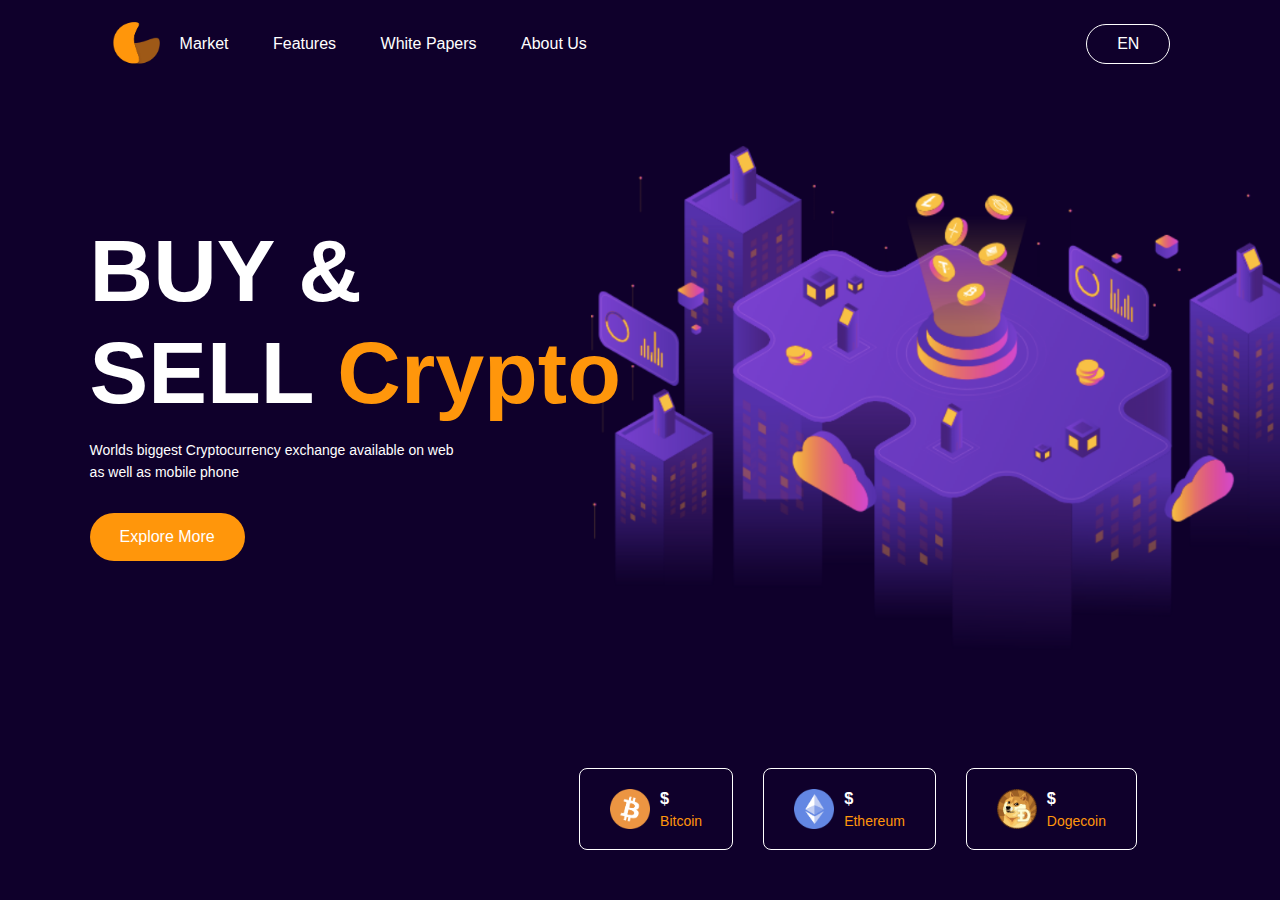
<file: cryptoSite/index.html>
<!DOCTYPE html>
<html lang="en">
<head>
    <meta charset="UTF-8">
    <meta http-equiv="X-UA-Compatible" content="IE=edge">
    <meta name="viewport" content="width=device-width, initial-scale=1.0">
    <title>Document</title>
    <link rel="stylesheet" href="style.css">
    <script src="https://code.jquery.com/jquery-3.6.0.min.js" integrity="sha256-/xUj+3OJU5yExlq6GSYGSHk7tPXikynS7ogEvDej/m4=" crossorigin="anonymous"></script>
</head>
<body>
    <div class="container">
        <nav>
            <img src="images/logo.png" class="logo" alt="">
            <ul>
                <li><a href="#">Market</a></li>
                <li><a href="#">Features</a></li>
                <li><a href="#">White Papers</a></li>
                <li><a href="#">About Us</a></li>
            </ul>
            <a href="#" class="btn">EN</a>
        </nav>


        <div class="content">
            <h1>BUY & <br>SELL <span>Crypto</span></h1>
            <p>Worlds biggest Cryptocurrency exchange available on web
                <br>as well as mobile phone
            </p>
            <a href="" class="btn">Explore More</a>
        </div>
        

        <div class="coin-list">
            <div class="coin">
                <img src="images/bitcoin.png" alt="">
                <div>
                    <h3>$<span id="bitcoin"></span></h3>
                    <p>Bitcoin</p>
                </div>
            </div>
            <div class="coin">
                <img src="images/ethereum.png" alt="">
                <div>
                    <h3>$<span id="ethereum"></span></h3>
                    <p>Ethereum</p>
                </div>
            </div>
            <div class="coin">
                <img src="images/dogecoin.png" alt="">
                <div>
                    <h3>$<span id="dogecoin"></span></h3>
                    <p>Dogecoin</p>
                </div>
            </div>
        </div>
    </div>

    <script src="script.js"></script>
</body>
</html>
</file>
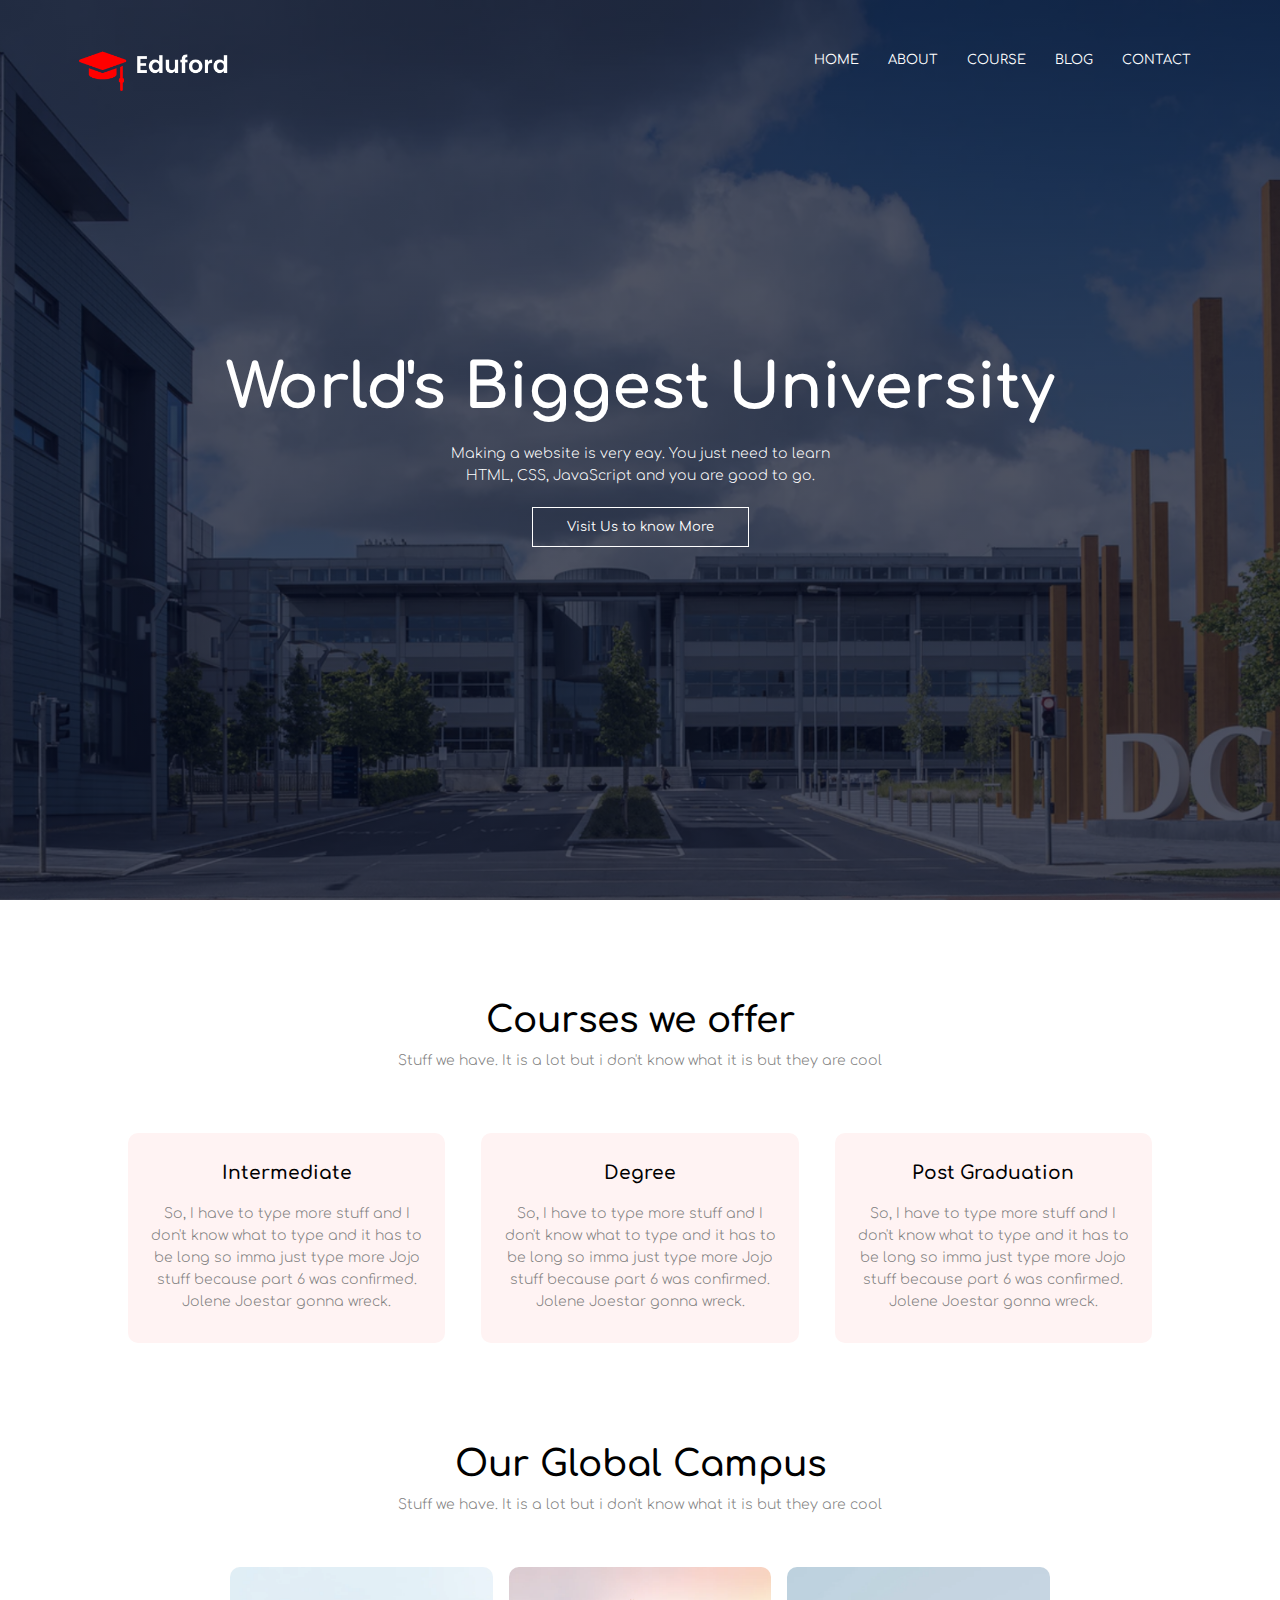
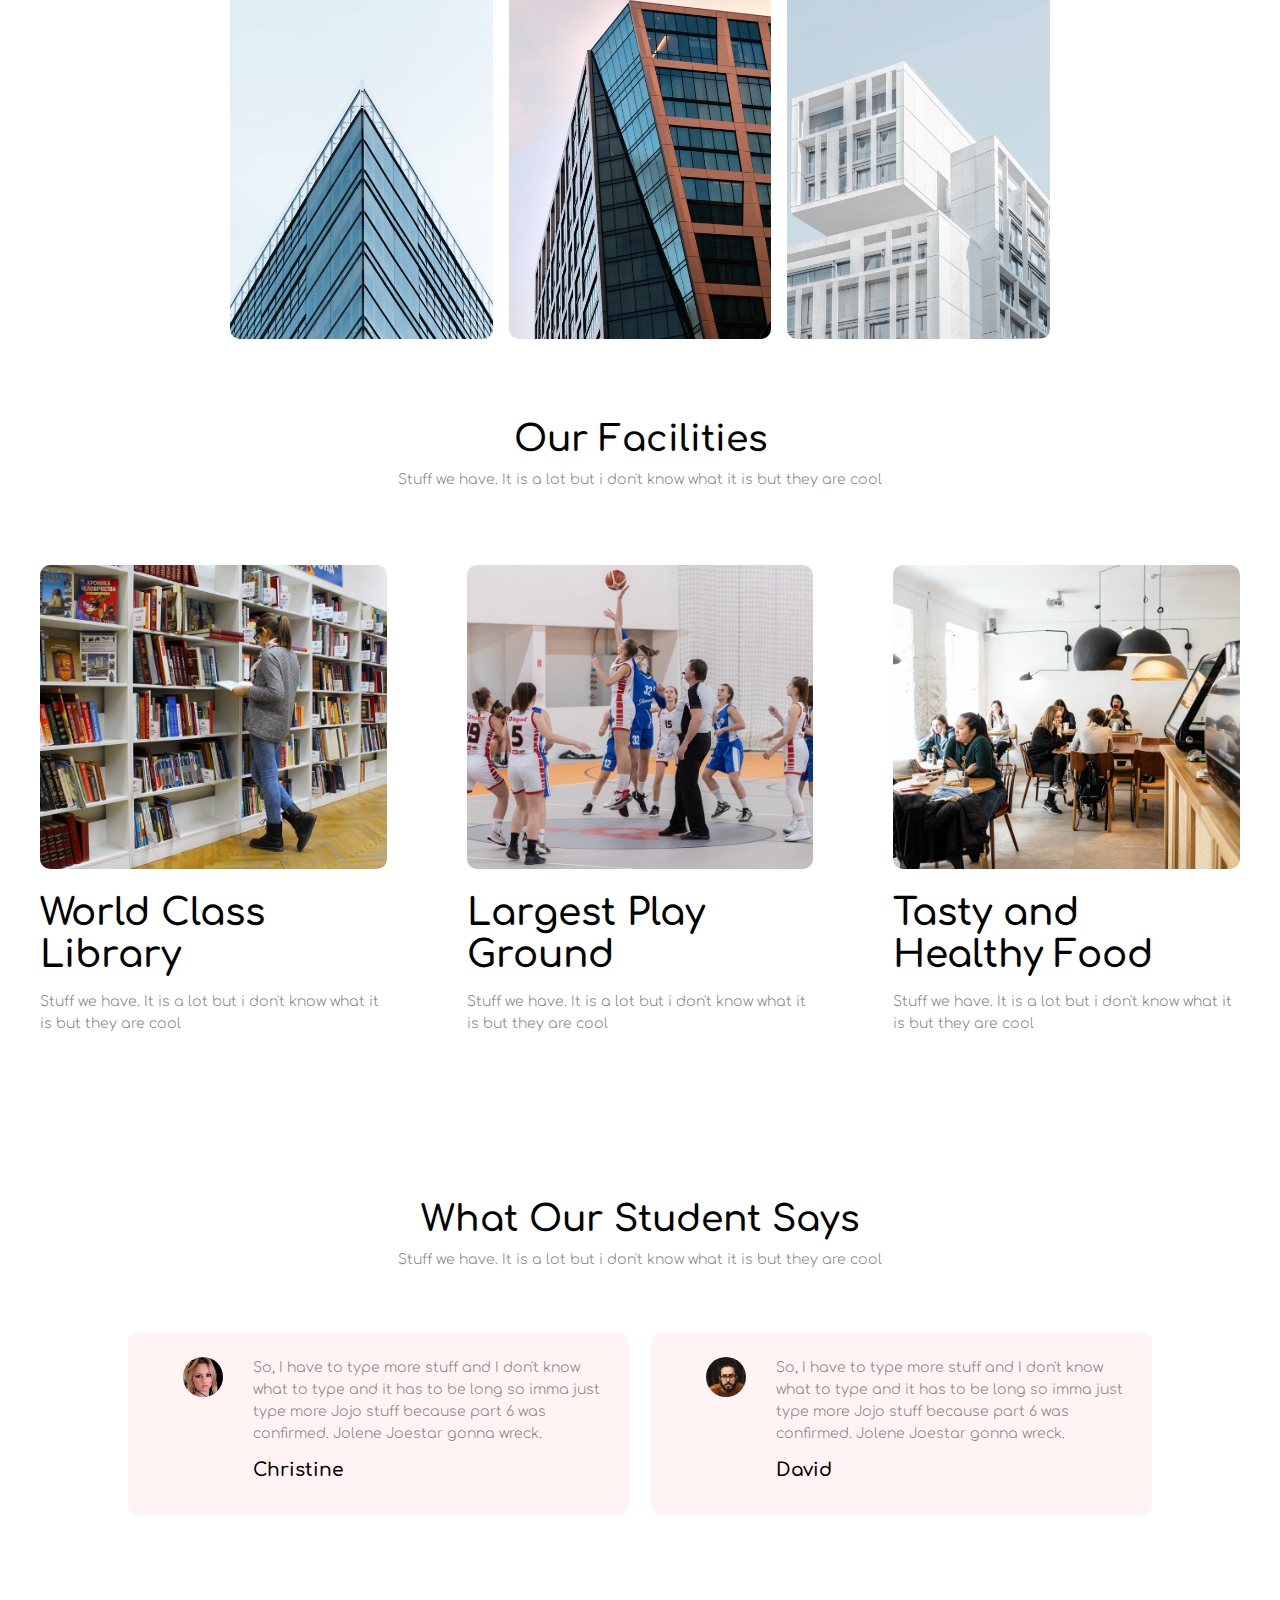
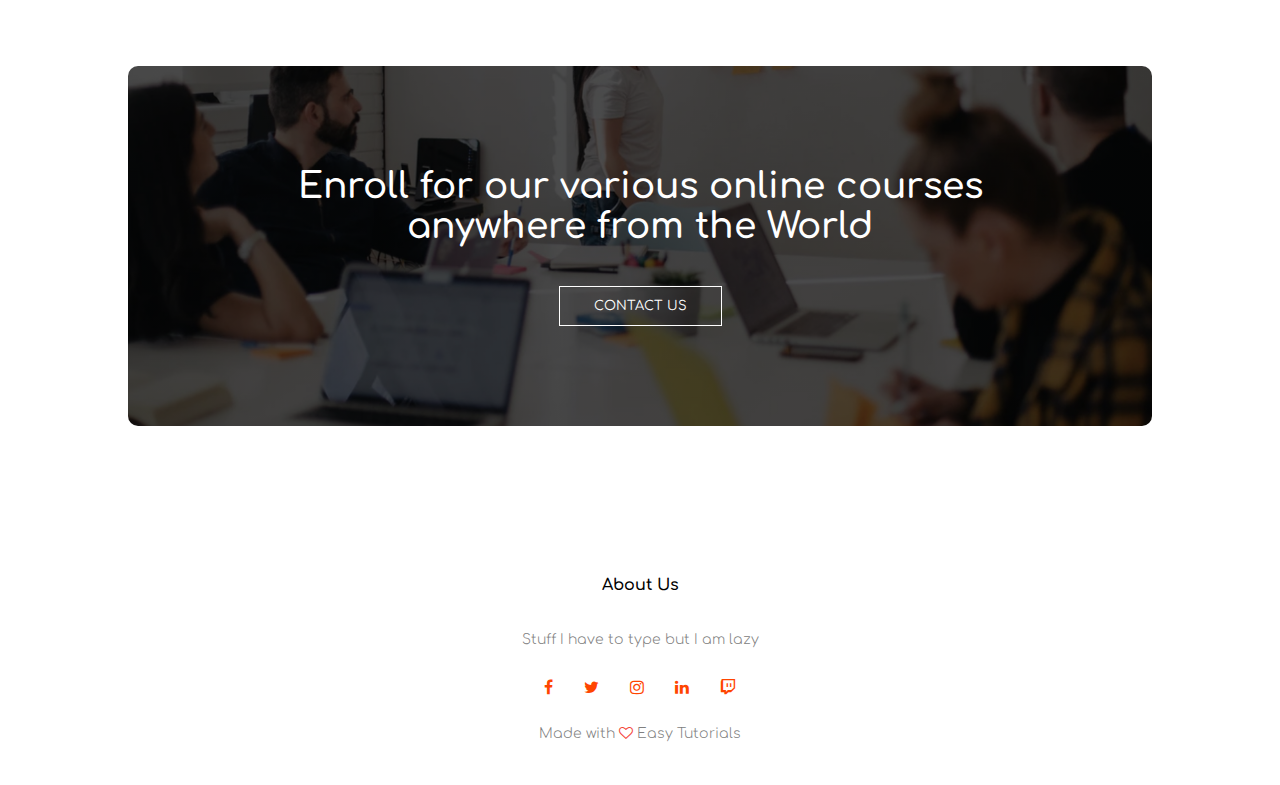
<file: eduford/index.html>
<!DOCTYPE html>
<html lang="en">
<head>
    <meta charset="UTF-8">
    <meta http-equiv="X-UA-Compatible" content="IE=edge">
    <meta name="viewport" content="width=device-width, initial-scale=1.0">
    <title>University Website Design</title>
    <link rel="stylesheet" href="style.css">
    <link rel="preconnect" href="https://fonts.gstatic.com">
<link href="https://fonts.googleapis.com/css2?family=Comfortaa:wght@300;400;600;700&display=swap" rel="stylesheet">
<link rel="stylesheet" href="https://stackpath.bootstrapcdn.com/font-awesome/4.7.0/css/font-awesome.min.css">
</head>
<body>
<section class="header">
    <nav>
        <a href="index.html"><img src="images/logo.png" alt=""></a>
        <div class="nav-links" id="navLinks"> 
            <i class="fa fa-times" onclick="hideMenu()"></i>
            <ul>
                <li><a href="">HOME</a></li>
                <li><a href="">ABOUT</a></li>
                <li><a href="">COURSE</a></li>
                <li><a href="">BLOG</a></li>
                <li><a href="">CONTACT</a></li>
            </ul>
        </div>
        <i class="fa fa-bars" onclick="showMenu()"></i>
    </nav>
<div class="text-box">
    <h1>World's Biggest University</h1>
    <p>Making a website is very eay. You just need to learn 
        <br>HTML, CSS, JavaScript and you are good to go.
    </p>
    <a href="" class="hero-btn">Visit Us to know More</a>
</div>

</section>
<!---------Course---------->
<section class="course">
    <h1>Courses we offer</h1>
    <p>Stuff we have. It is a lot but i don't know what it is but they are cool</p>
    <div class="row">
        <div class="course-col">
            <h3>Intermediate</h3>
            <p>So, I have to type more stuff and I don't know what to type 
                and it has to be long so imma just type more Jojo stuff because 
                part 6 was confirmed. Jolene Joestar gonna wreck.
            </p>
        </div>
        <div class="course-col">
            <h3>Degree</h3>
            <p>So, I have to type more stuff and I don't know what to type 
                and it has to be long so imma just type more Jojo stuff because 
                part 6 was confirmed. Jolene Joestar gonna wreck.
            </p>
        </div>
        <div class="course-col">
            <h3>Post Graduation </h3>
            <p>So, I have to type more stuff and I don't know what to type 
                and it has to be long so imma just type more Jojo stuff because 
                part 6 was confirmed. Jolene Joestar gonna wreck.
            </p>
        </div>
    </div>

<section class="campus">
    <h1>Our Global Campus</h1>
    <p>Stuff we have. It is a lot but i don't know what it is but they are cool</p>
    <div class="row">
        <div class="campus-col">
            <img src="images/london.png" alt="">
            <div class="layer">
                <h3>LONDON</h3>
            </div>
        </div>
        <div class="campus-col">
            <img src="images/newyork.png " alt="">
            <div class="layer">
                <h3>NEW YORK</h3>
            </div>
        </div>
        <div class="campus-col">
            <img src="images/washington.png" alt="">
            <div class="layer">
                <h3>WASHINGTON</h3>
            </div>
        </div>
    </div>
</section>

</section>

<!---------Facilities--------->
<section class="facilities">
    <h1>Our Facilities</h1>
    <p>Stuff we have. It is a lot but i don't know what it is but they are cool</p>
    <div class="row">
        <div class="facilities-col">
            <img src="images/library.png" alt="">
            <h3>World Class Library</h3>
            <p>Stuff we have. It is a lot but i don't know what it is but they are cool</p>
        </div>
        <div class="facilities-col">
            <img src="images/basketball.png" alt="">
            <h3>Largest Play Ground</h3>
            <p>Stuff we have. It is a lot but i don't know what it is but they are cool</p>
        </div>
        <div class="facilities-col">
            <img src="images/cafeteria.png" alt="">
            <h3>Tasty and Healthy Food</h3>
            <p>Stuff we have. It is a lot but i don't know what it is but they are cool</p>
        </div>
    </div>
    
</section>

<!------testimonials------->

<section class="testimonial">
    <h1>What Our Student Says</h1>
    <p>Stuff we have. It is a lot but i don't know what it is but they are cool</p>
    <div class="row">
        <div class="testimonial-col">
            <img src="images/user1.jpg" alt="">
            <div>
                <p>
                    So, I have to type more stuff and I don't know what to type 
                    and it has to be long so imma just type more Jojo stuff because 
                    part 6 was confirmed. Jolene Joestar gonna wreck.  
                </p>
                <h3>Christine</h3>
            </div>
            
        </div>
        <div class="testimonial-col">
            <img src="images/user2.jpg" alt="">
            <div>
                <p>
                    So, I have to type more stuff and I don't know what to type 
                    and it has to be long so imma just type more Jojo stuff because 
                    part 6 was confirmed. Jolene Joestar gonna wreck.  
                </p>
                <h3>David</h3>
            </div>
        </div>
    </div>
    
</section>


<!----------Call To Action------------>
<section class="cta">
    <h1>Enroll for our various online courses<br> anywhere from the World</h1>
    <a href="" class="hero-btn">CONTACT US</a>
</section>

<!----------Footer------------>
<section class="footer">
    <h4>About Us</h4>
    <p>Stuff I have to type but I am lazy</p>
    <div class="icon">
        <i class="fa fa-facebook"></i>
        <i class="fa fa-twitter"></i>
        <i class="fa fa-instagram"></i>
        <i class="fa fa-linkedin"></i>
        <i class="fa fa-twitch"></i>
    </div>
    <p>Made with <i class="fa fa-heart-o"></i> Easy Tutorials</p>
</section>

   
<script>
    var navLinks=document.getElementById("navLinks");

    function showMenu(){ 
        navLinks.style.right="0";
    }

    function hideMenu(){
        navLinks.style.right="-200px";
    }
</script>

</body>
</html>
</file>
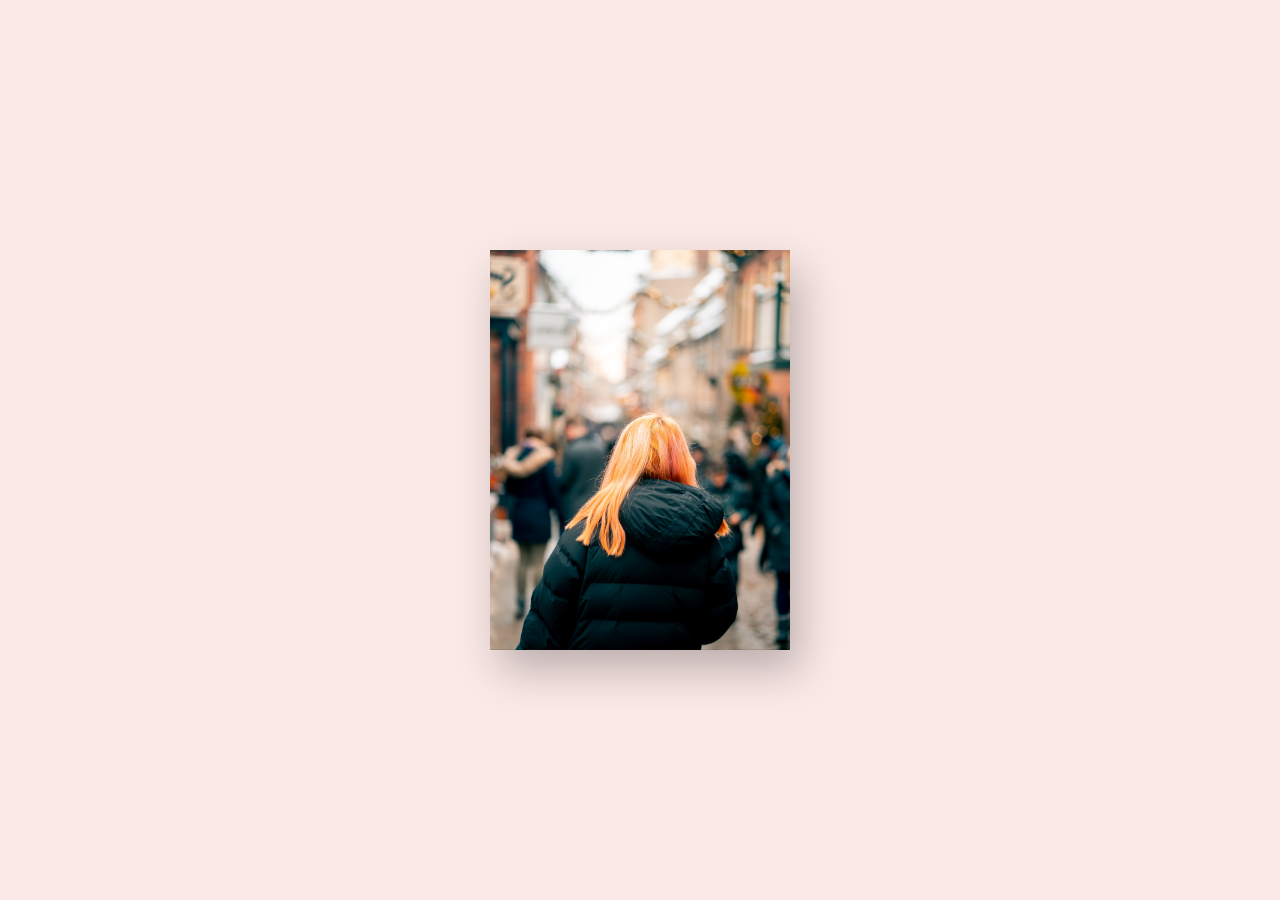
<file: foldable card/index.html>
<!DOCTYPE html>
<html lang="en">
<head>
    <meta charset="UTF-8">
    <meta http-equiv="X-UA-Compatible" content="IE=edge">
    <meta name="viewport" content="width=device-width, initial-scale=1.0">
    <title>Document</title>
    <link rel="stylesheet" href="style.css">
    <link rel="stylesheet" href="https://stackpath.bootstrapcdn.com/font-awesome/4.7.0/css/font-awesome.min.css">
    
    
</head>
<body>
    <div class="card">
        <div class="imgbox">
            <img src="images/pexels-sunyu-kim-1.jpg" alt="">
            <img src="images/pexels-sunyu-kim-2.jpg" alt="">
        </div>
        <div class="details">
            <div class="content">
                <h2>Someone Famous <br> <span>Flame Hashira</span></h2>
                <div class="social-icons">
                    <a href="#"><i class="fa fa-facebook" aria-hidden="true"></i></a>
                    <a href="#"><i class="fa fa-twitch" aria-hidden="true"></i></a>
                    <a href="#"><i class="fa fa-twitter" aria-hidden="true"></i></a>
                    <a href="#"><i class="fa fa-instagram" aria-hidden="true"></i></a>
                </div>
            </div>
        </div>
    </div> 
</body>
</html>
</file>
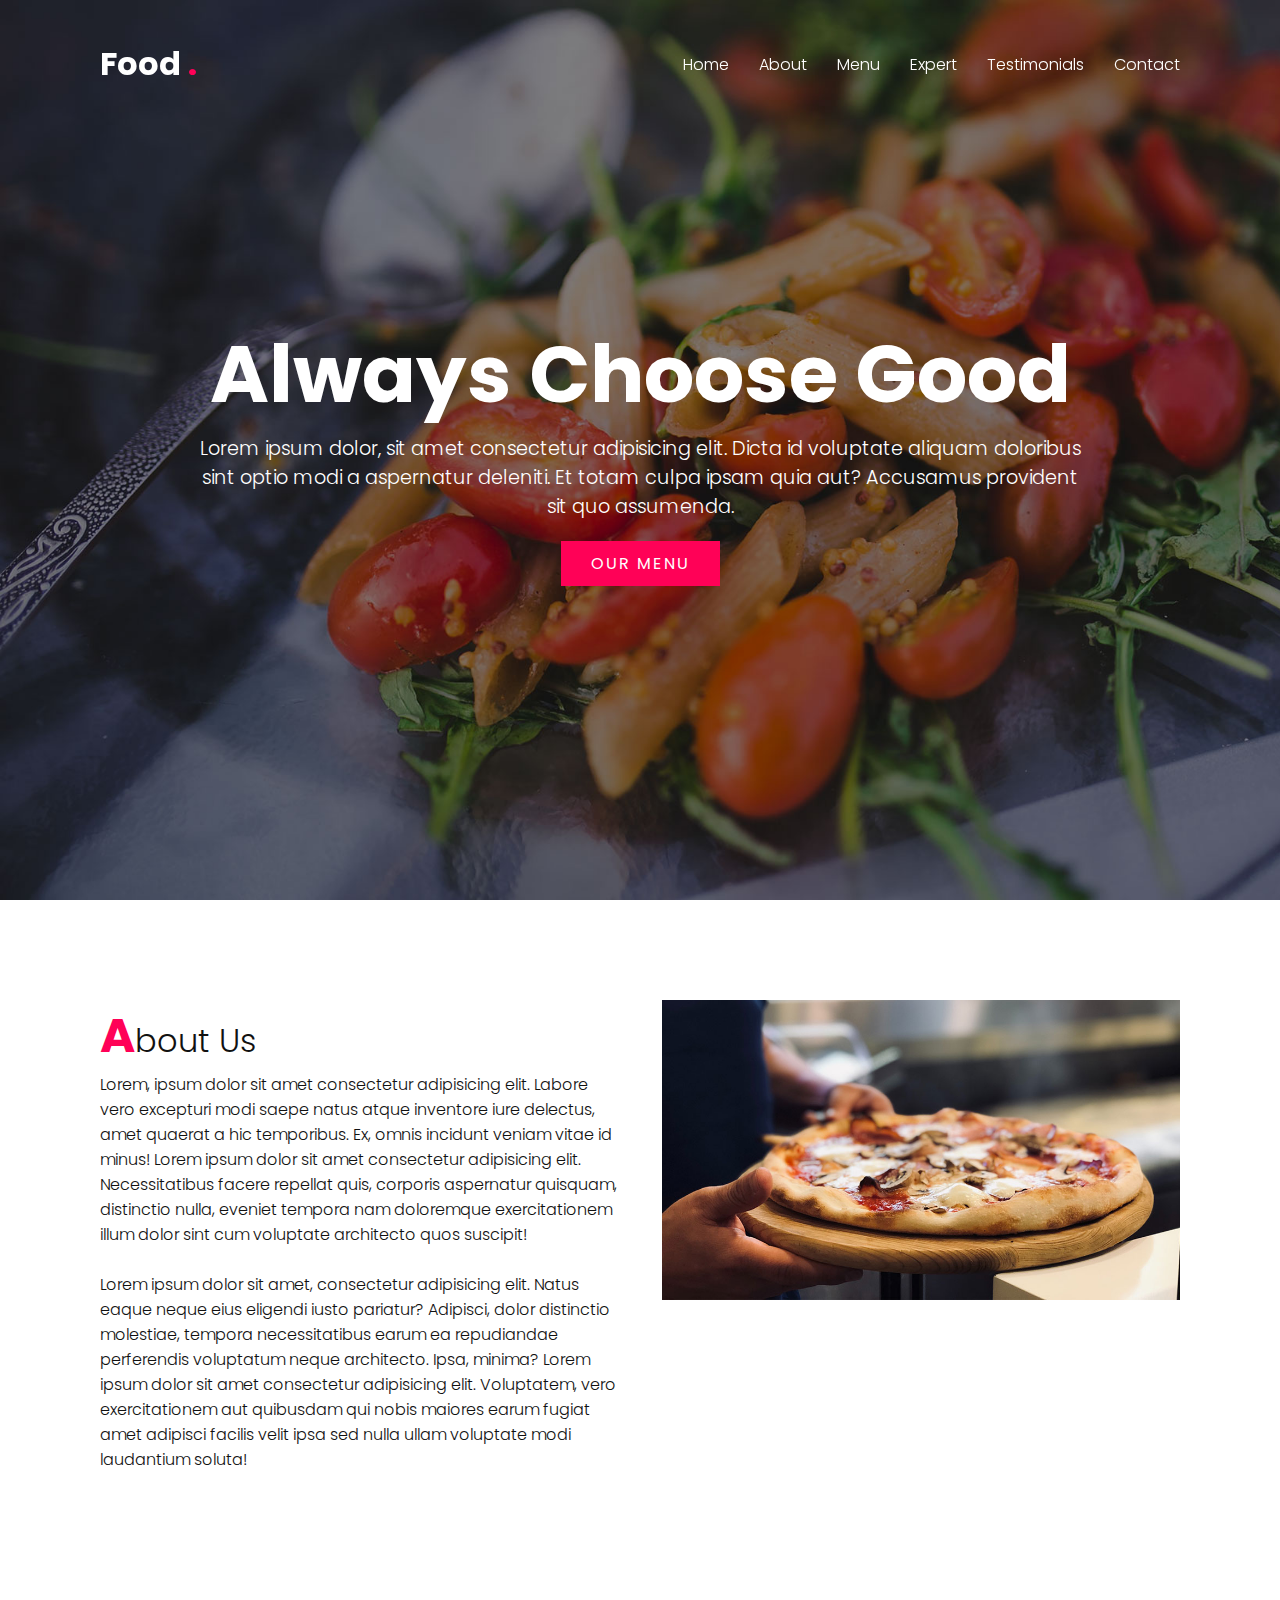
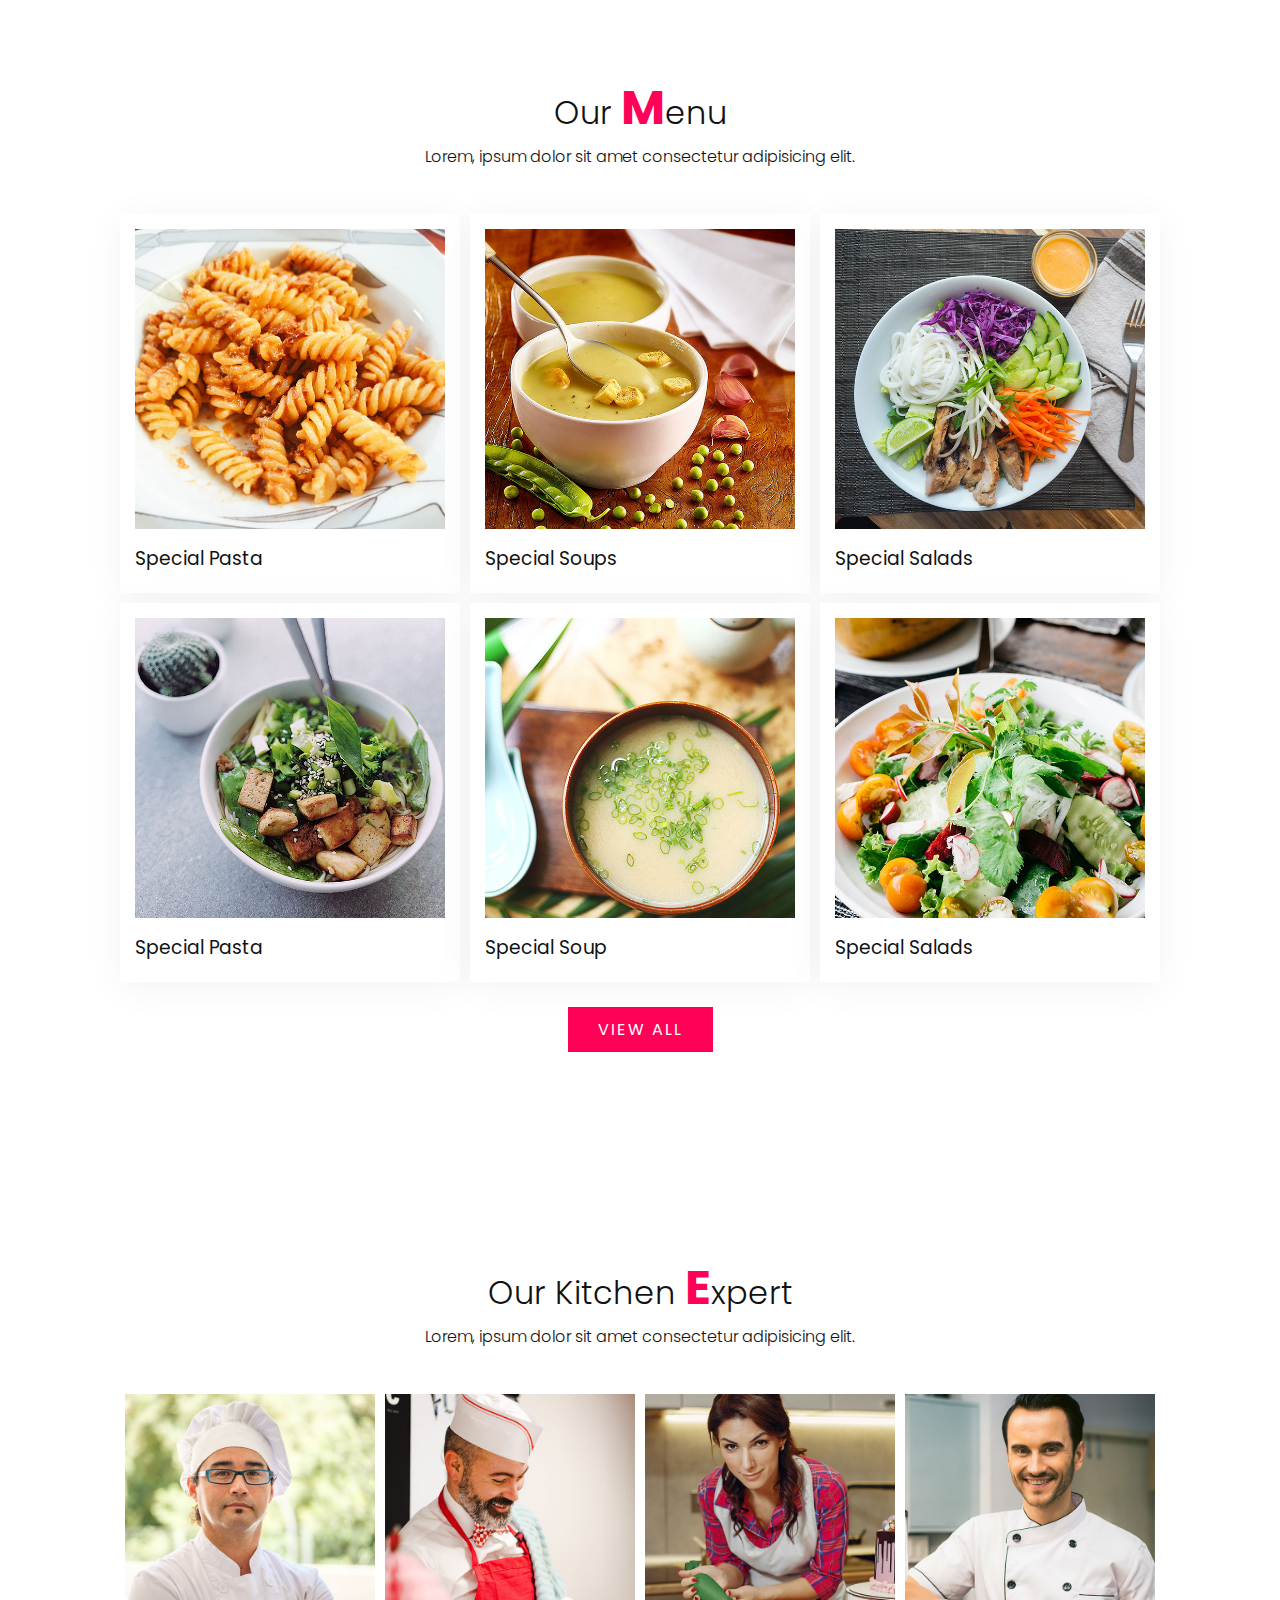
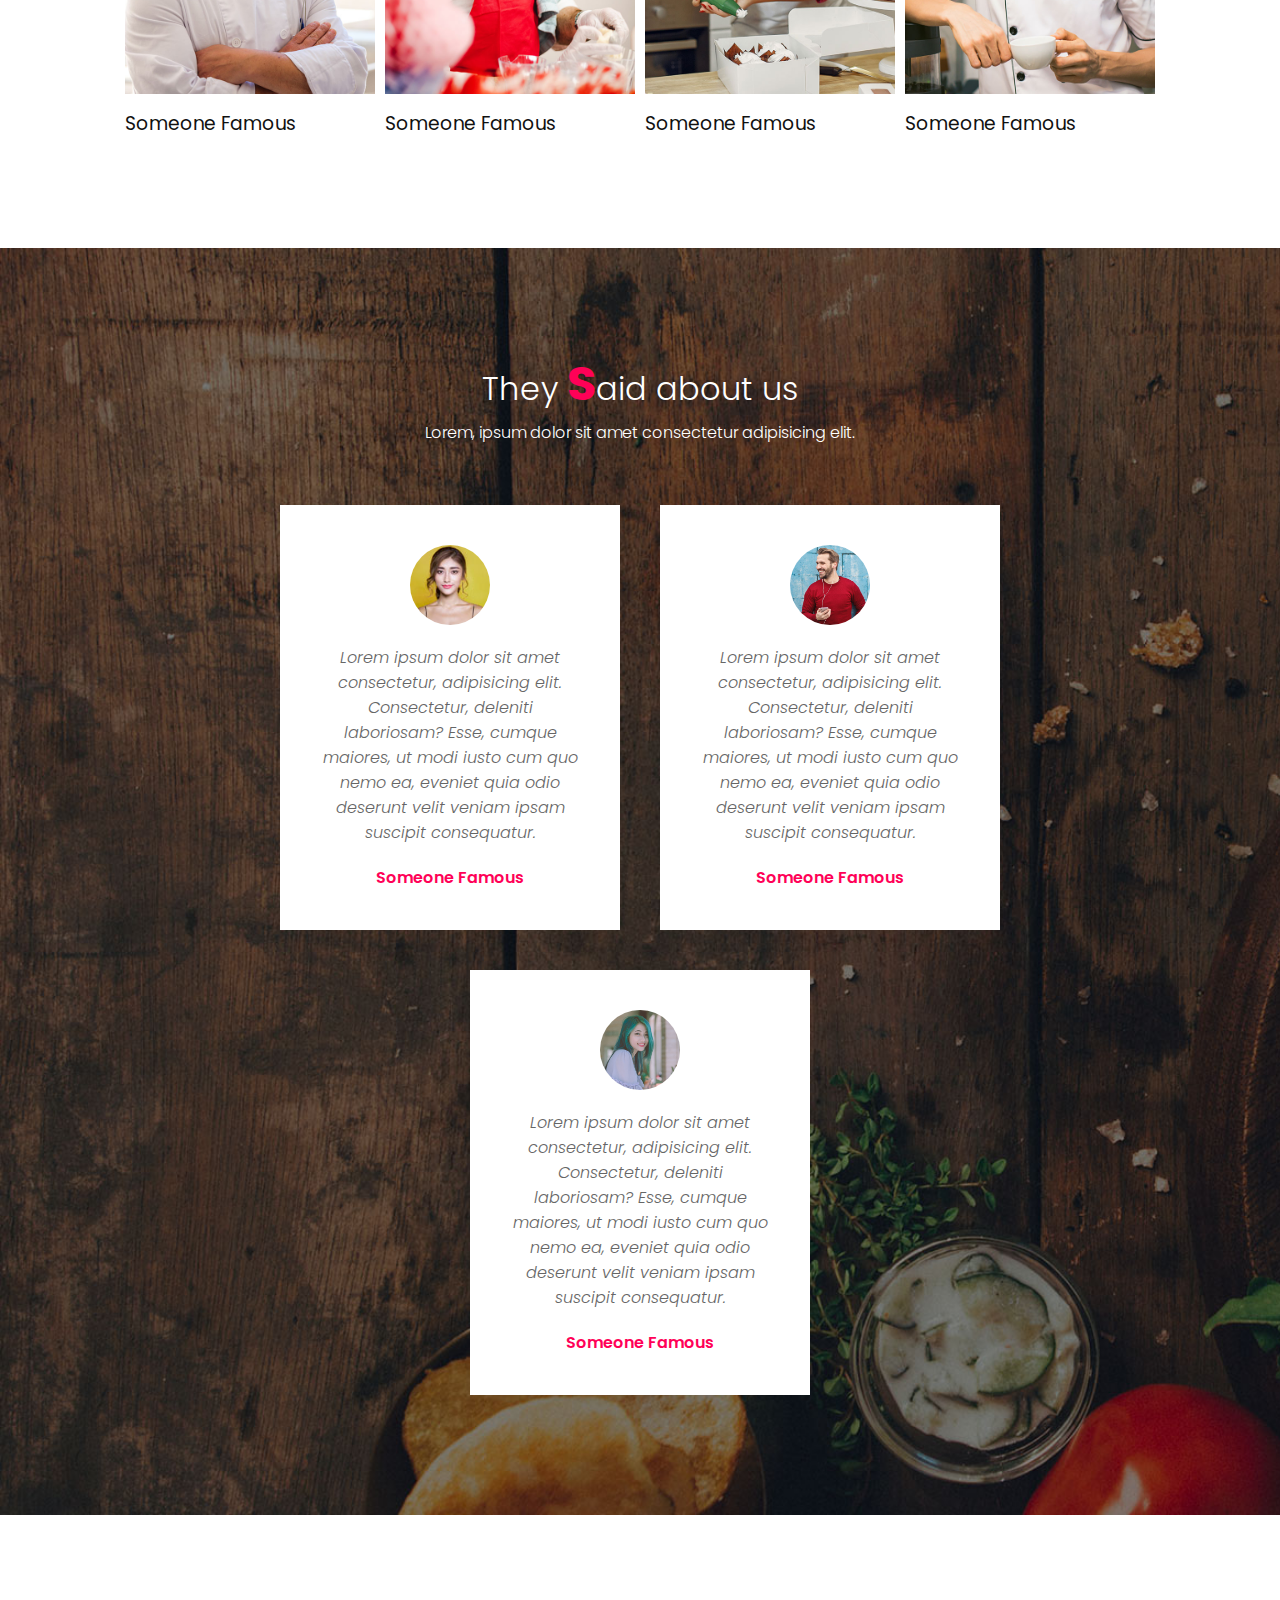
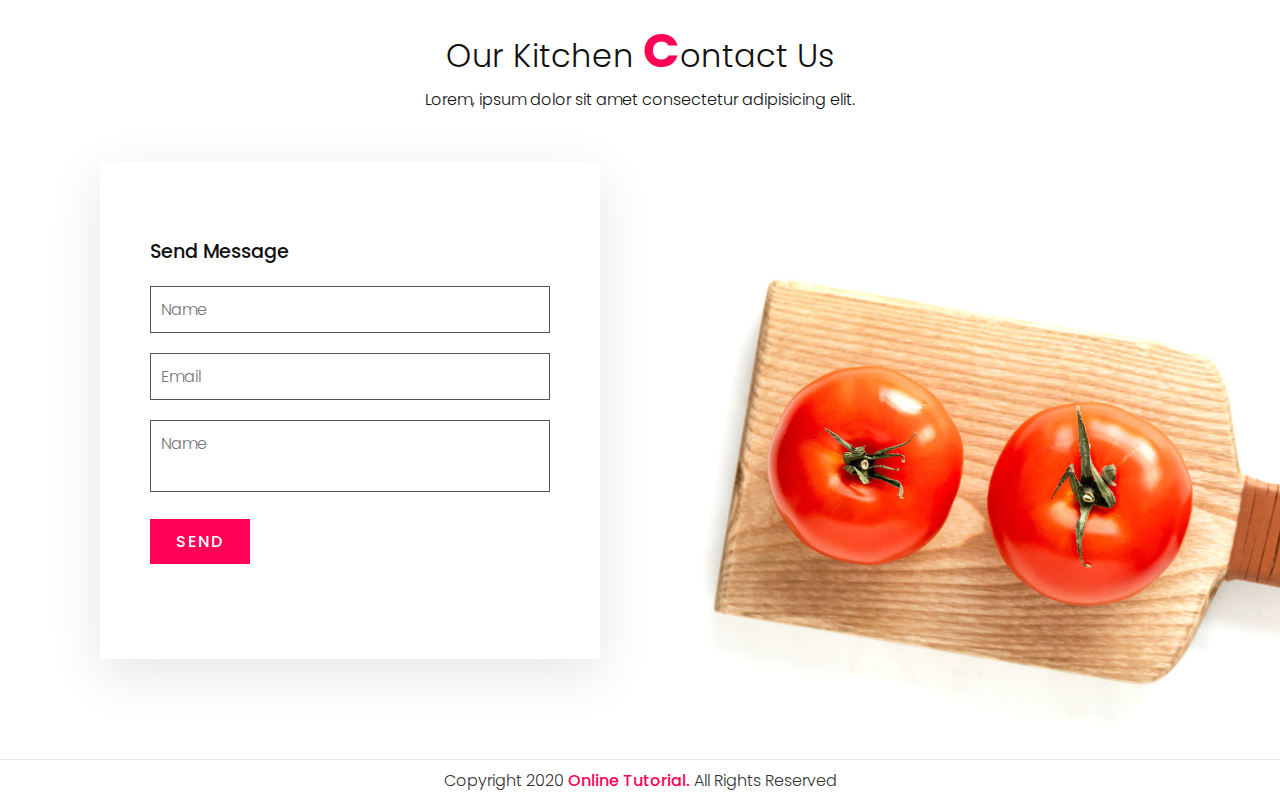
<file: food site/index.html>
<!DOCTYPE html>
<html lang="en">
<head>
    <meta charset="UTF-8">
    <meta http-equiv="X-UA-Compatible" content="IE=edge">
    <meta name="viewport" content="width=device-width, initial-scale=1.0">
    <title>Document</title>
    <link rel="stylesheet" href="style.css">
</head>
<body>
    <header>
        <a href="" class="logo">Food <span>.</span></a>
        <div class="menutoggle" onclick="toggleMenu();"></div>
        <ul class="navigation">
            <li><a href="#banner" onclick="toggleMenu();">Home</a></li>
            <li><a href="#about" onclick="toggleMenu();">About</a></li>
            <li><a href="#menu" onclick="toggleMenu();">Menu</a></li>
            <li><a href="#expert" onclick="toggleMenu();">Expert</a></li>
            <li><a href="#testimonials" onclick="toggleMenu();">Testimonials</a></li>
            <li><a href="#contact" onclick="toggleMenu();">Contact</a></li>
        </ul>
    </header>
    <section class="banner" id="banner">
        <div class="content">
            <h2>Always Choose Good</h2>
            <p>Lorem ipsum dolor, sit amet consectetur adipisicing elit. Dicta id voluptate aliquam doloribus sint optio modi a aspernatur deleniti. Et totam culpa ipsam quia aut? Accusamus provident sit quo assumenda.</p>
            <a class="btn" onclick="PrintNY()">Our Menu</a>
        </div>
    </section>
    
    <section class="about" id="about">
        <div class="row">
            <div class="col50">
                <h2 class="titleText"><span>A</span>bout Us</h2>
                <p>Lorem, ipsum dolor sit amet consectetur adipisicing elit. Labore vero excepturi modi saepe natus atque inventore iure delectus, amet quaerat a hic temporibus. Ex, omnis incidunt veniam vitae id minus!
                    Lorem ipsum dolor sit amet consectetur adipisicing elit. Necessitatibus facere repellat quis, corporis aspernatur quisquam, distinctio nulla, eveniet tempora nam doloremque exercitationem illum dolor sint cum voluptate architecto quos suscipit!<br><br>
                    Lorem ipsum dolor sit amet, consectetur adipisicing elit. Natus eaque neque eius eligendi iusto pariatur? Adipisci, dolor distinctio molestiae, tempora necessitatibus earum ea repudiandae perferendis voluptatum neque architecto. Ipsa, minima?
                    Lorem ipsum dolor sit amet consectetur adipisicing elit. Voluptatem, vero exercitationem aut quibusdam qui nobis maiores earum fugiat amet adipisci facilis velit ipsa sed nulla ullam voluptate modi laudantium soluta!
                </p>
            </div>
            <div class="col50">
                <div class="imgbx">
                    <img src="images/img1.jpg" alt="">
                </div>
            </div>
        </div>
    </section>

    <section class="menu" id="menu">
        <div class="title">
            <h2 class="titleText">Our <span>M</span>enu</h2>
            <p>Lorem, ipsum dolor sit amet consectetur adipisicing elit.</p>
        </div>
        <div class="content">
            <div class="box">
                <div class="imgbx">
                    <img src="images/menu1.jpg" alt="">
                </div>
                <div class="text">
                    <h3>Special Salads</h3>
                </div>
            </div>
            <div class="box">
                <div class="imgbx">
                    <img src="images/menu2.jpg" alt="">
                </div>
                <div class="text">
                    <h3>Special Soups</h3>
                </div>
            </div>
            <div class="box">
                <div class="imgbx">
                    <img src="images/menu3.jpg" alt="">
                </div>
                <div class="text">
                    <h3>Special Pasta</h3>
                </div>
            </div>
            <div class="box">
                <div class="imgbx">
                    <img src="images/menu4.jpg" alt="">
                </div>
                <div class="text">
                    <h3>Special Salads </h3>
                </div>
            </div>
            <div class="box">
                <div class="imgbx">
                    <img src="images/menu5.jpg" alt="">
                </div>
                <div class="text">
                    <h3>Special Soup</h3>
                </div>
            </div>
            <div class="box">
                <div class="imgbx">
                    <img src="images/menu6.jpg" alt="">
                </div>
                <div class="text">
                    <h3>Special Pasta</h3>
                </div>
            </div>
        </div>
        <div class="title">
           <a href="" class="btn">View All</a>
        </div>
    </section>

    <section class="expert" id="expert">
        <div class="title">
            <h2 class="titleText">Our Kitchen <span>E</span>xpert</h2>
            <p>Lorem, ipsum dolor sit amet consectetur adipisicing elit.</p>
        </div>
        <div class="content">
            <div class="box">
                <div class="imgbx">
                    <img src="images/expert1.jpg" alt="">
                </div>
                <div class="text">
                    <h3>Someone Famous</h3>
                </div>
            </div>
            <div class="box">
                <div class="imgbx">
                    <img src="images/expert2.jpg" alt="">
                </div>
                <div class="text">
                    <h3>Someone Famous</h3>
                </div>
            </div>
            <div class="box">
                <div class="imgbx">
                    <img src="images/expert3.jpg" alt="">
                </div>
                <div class="text">
                    <h3>Someone Famous</h3>
                </div>
            </div>
            <div class="box">
                <div class="imgbx">
                    <img src="images/expert4.jpg" alt="">
                </div>
                <div class="text">
                    <h3>Someone Famous</h3>
                </div>
            </div>
        </div>
    </section>


    <section class="testimonials" id="testimonials">
        <div class="title white">
            <h2 class="titleText">They <span>S</span>aid about us</h2>
            <p>Lorem, ipsum dolor sit amet consectetur adipisicing elit.</p>
        </div>
        <div class="content">
            <div class="box">
                <div class="imgbx">
                    <img src="images/testi1.jpg" alt="">
                </div>
                <div class="text">
                    <p>Lorem ipsum dolor sit amet consectetur, adipisicing elit. Consectetur, deleniti laboriosam? Esse, cumque maiores, ut modi iusto cum quo nemo ea, eveniet quia odio deserunt velit veniam ipsam suscipit consequatur.</p>
                    <h3>Someone Famous</h3>
                </div>
            </div>
           
            <div class="box">
                <div class="imgbx">
                    <img src="images/testi2.jpg" alt="">
                </div>
                <div class="text">
                    <p>Lorem ipsum dolor sit amet consectetur, adipisicing elit. Consectetur, deleniti laboriosam? Esse, cumque maiores, ut modi iusto cum quo nemo ea, eveniet quia odio deserunt velit veniam ipsam suscipit consequatur.</p>
                    <h3>Someone Famous</h3>
                </div>
            </div>
            
            <div class="box">
                <div class="imgbx">
                    <img src="images/testi3.jpg" alt="">
                </div>
                <div class="text">
                    <p>Lorem ipsum dolor sit amet consectetur, adipisicing elit. Consectetur, deleniti laboriosam? Esse, cumque maiores, ut modi iusto cum quo nemo ea, eveniet quia odio deserunt velit veniam ipsam suscipit consequatur.</p>
                    <h3>Someone Famous</h3>
                </div>
            </div>
        </div>
    </section>
    

    <section class="contact" id="contact">
        <div class="title">
            <h2 class="titleText">Our Kitchen <span>C</span>ontact Us</h2>
            <p>Lorem, ipsum dolor sit amet consectetur adipisicing elit.</p>
        </div> 
        <div class="contactform">
            <h3>Send Message</h3>
            <div class="inputbox">
                <input type="text" placeholder="Name">
            </div>
            <div class="inputbox">
                <input type="text" placeholder="Email">
            </div>
            <div class="inputbox">
                <textarea placeholder="Name"></textarea>
            </div>
            <div class="inputbox">
                <input type="submit" value="Send">
            </div>
        </div>
    </section>

    <div class="copyrighttext">
        <p>Copyright 2020 <a href="#">Online Tutorial.</a>  All Rights Reserved</p>
    </div>

    <script type="text/javascript">
        window.addEventListener('scroll', function(){
            const header = document.querySelector('header');
            header.classList.toggle("sticky", window.scrollY > 0)
        })

        function toggleMenu(){
            const menutoggle = document.querySelector(".menutoggle");
            const navigation = document.querySelector(".navigation");
            menutoggle.classList.toggle("active");
            navigation.classList.toggle("active");
        }
    </script>

    <script>
        function PrintNY(){
            const numbers = [];
            for(i=0; i<10; i++){
                const word = "Happy New Year"
                numbers.push(word)
            }
            console.log(numbers);
        }
    </script>
</body>
</html>
</file>
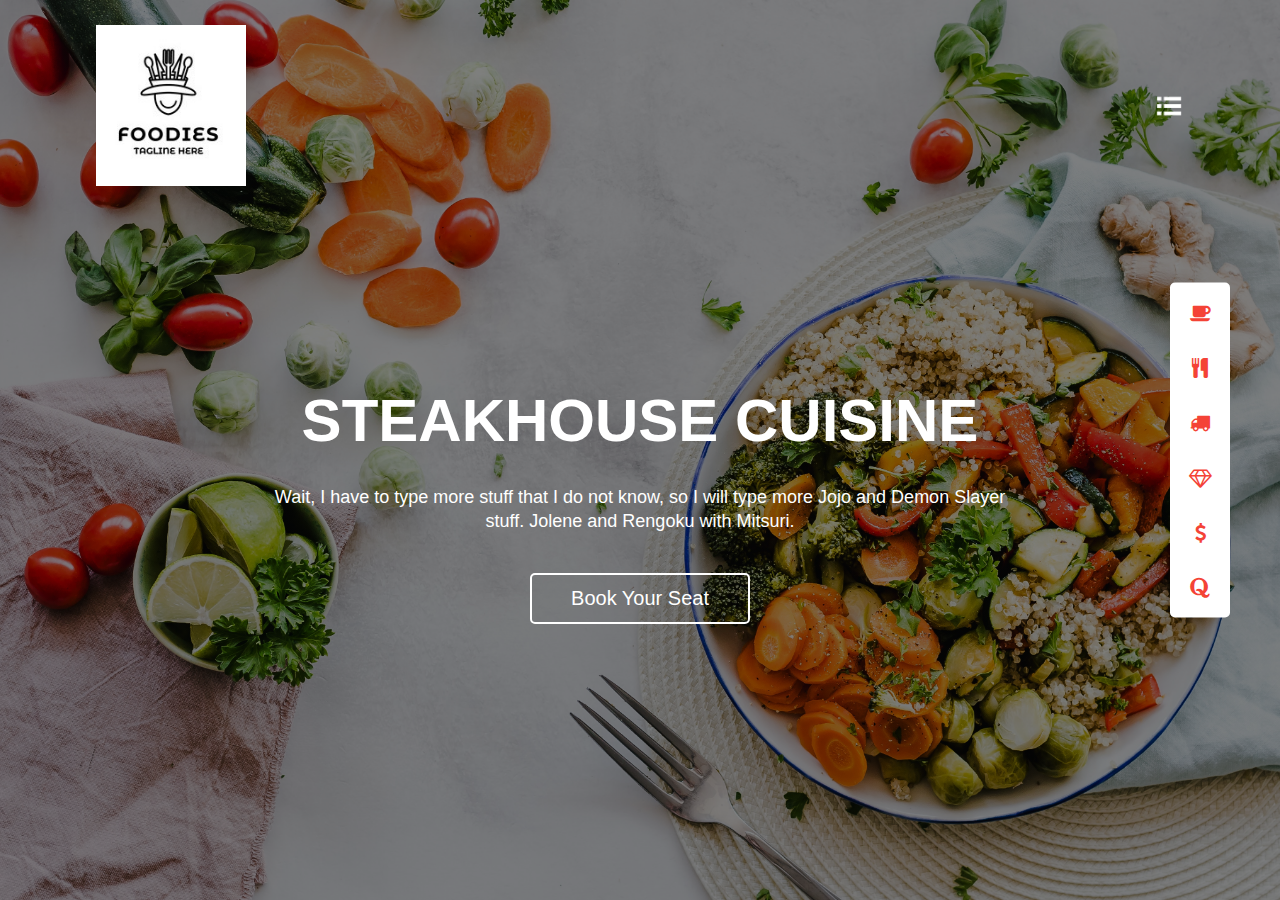
<file: icons with hover effect/index.html>
<!DOCTYPE html>
<html lang="en">
<head>
    <meta charset="UTF-8">
    <meta http-equiv="X-UA-Compatible" content="IE=edge">
    <meta name="viewport" content="width=device-width, initial-scale=1.0">
    <title>Document</title>
    <link rel="stylesheet" href="style.css">
    <link rel="stylesheet" href="https://stackpath.bootstrapcdn.com/font-awesome/4.7.0/css/font-awesome.min.css">
</head>
<body>
    <div class="hero">
        <nav>
            <img src="images/logo.jpg" alt="" class="logo">
            <img src="images/white menu.png" alt="" class="menu">
        </nav>
        <div class="text-box">
            <h1>STEAKHOUSE CUISINE</h1>
            <p>Wait, I have to type more stuff that I do not know,
                so I will type more Jojo and Demon Slayer stuff. Jolene
                and Rengoku with Mitsuri.
            </p>
            <button type="button">Book Your Seat</button>
        </div>

        <div class="sidebar">
            <div class="icon-box">
                <div class="side-text">
                    Book Seat
                </div>
                <div class="icon">
                    <i class="fa fa-coffee" aria-hidden="true"></i>
                </div>
            </div>
            <div class="icon-box">
                <div class="side-text">
                    Favorite Outlet
                </div>
                <div class="icon">
                    <i class="fa fa-cutlery" aria-hidden="true"></i>
                </div>
            </div>
            <div class="icon-box">
                <div class="side-text">
                    Online Dilevery
                </div>
                <div class="icon">
                    <i class="fa fa-truck" aria-hidden="true"></i>
                </div>
            </div>
            <div class="icon-box">
                <div class="side-text">
                    Earn Rewards
                </div>
                <div class="icon">
                    <i class="fa fa-diamond" aria-hidden="true"></i>
                </div>
            </div>
            <div class="icon-box">
                <div class="side-text">
                    Secure Payment
                </div>
                <div class="icon">
                    <i class="fa fa-dollar" aria-hidden="true"></i>
                </div>
            </div>
            <div class="icon-box">
                <div class="side-text">
                    Your Queries
                </div>
                <div class="icon">
                    <i class="fa fa-quora" aria-hidden="true"></i>
                </div>
            </div>

        </div>
    </div>
    
</body>
</html>
</file>
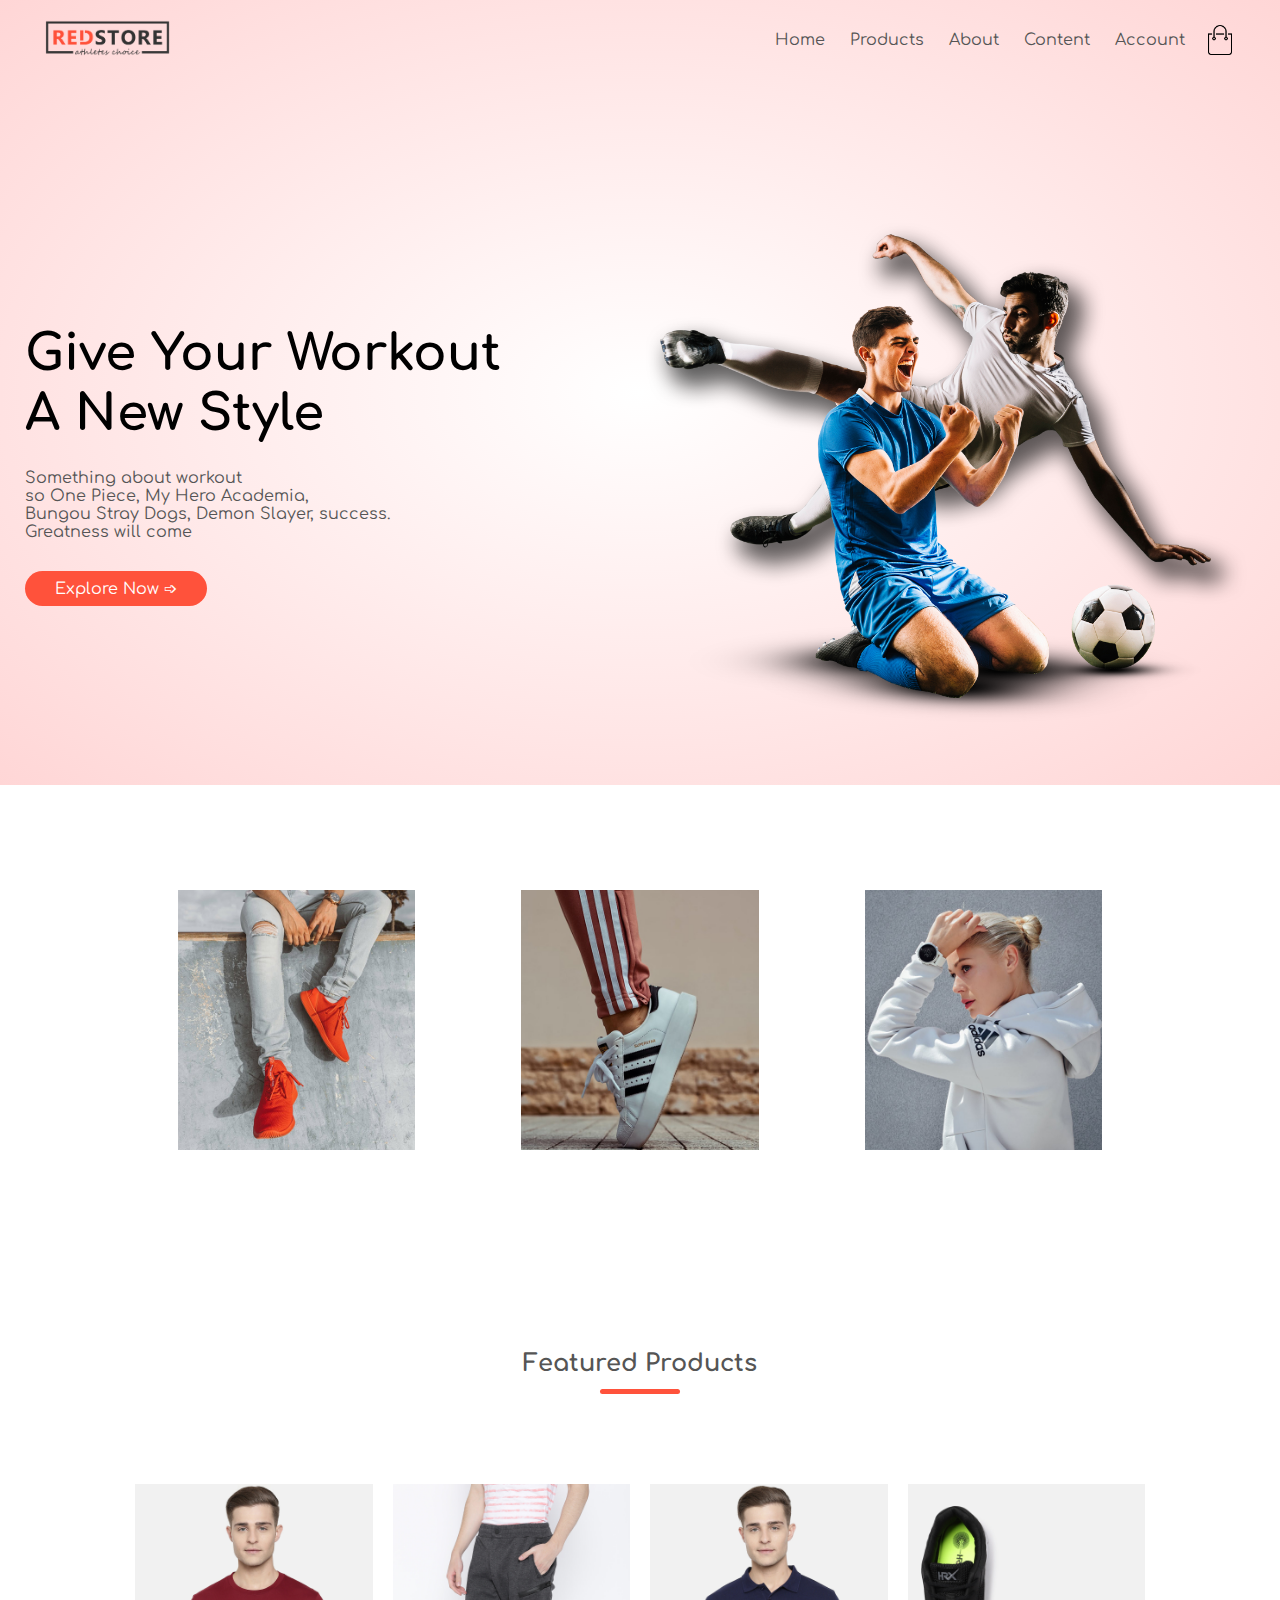
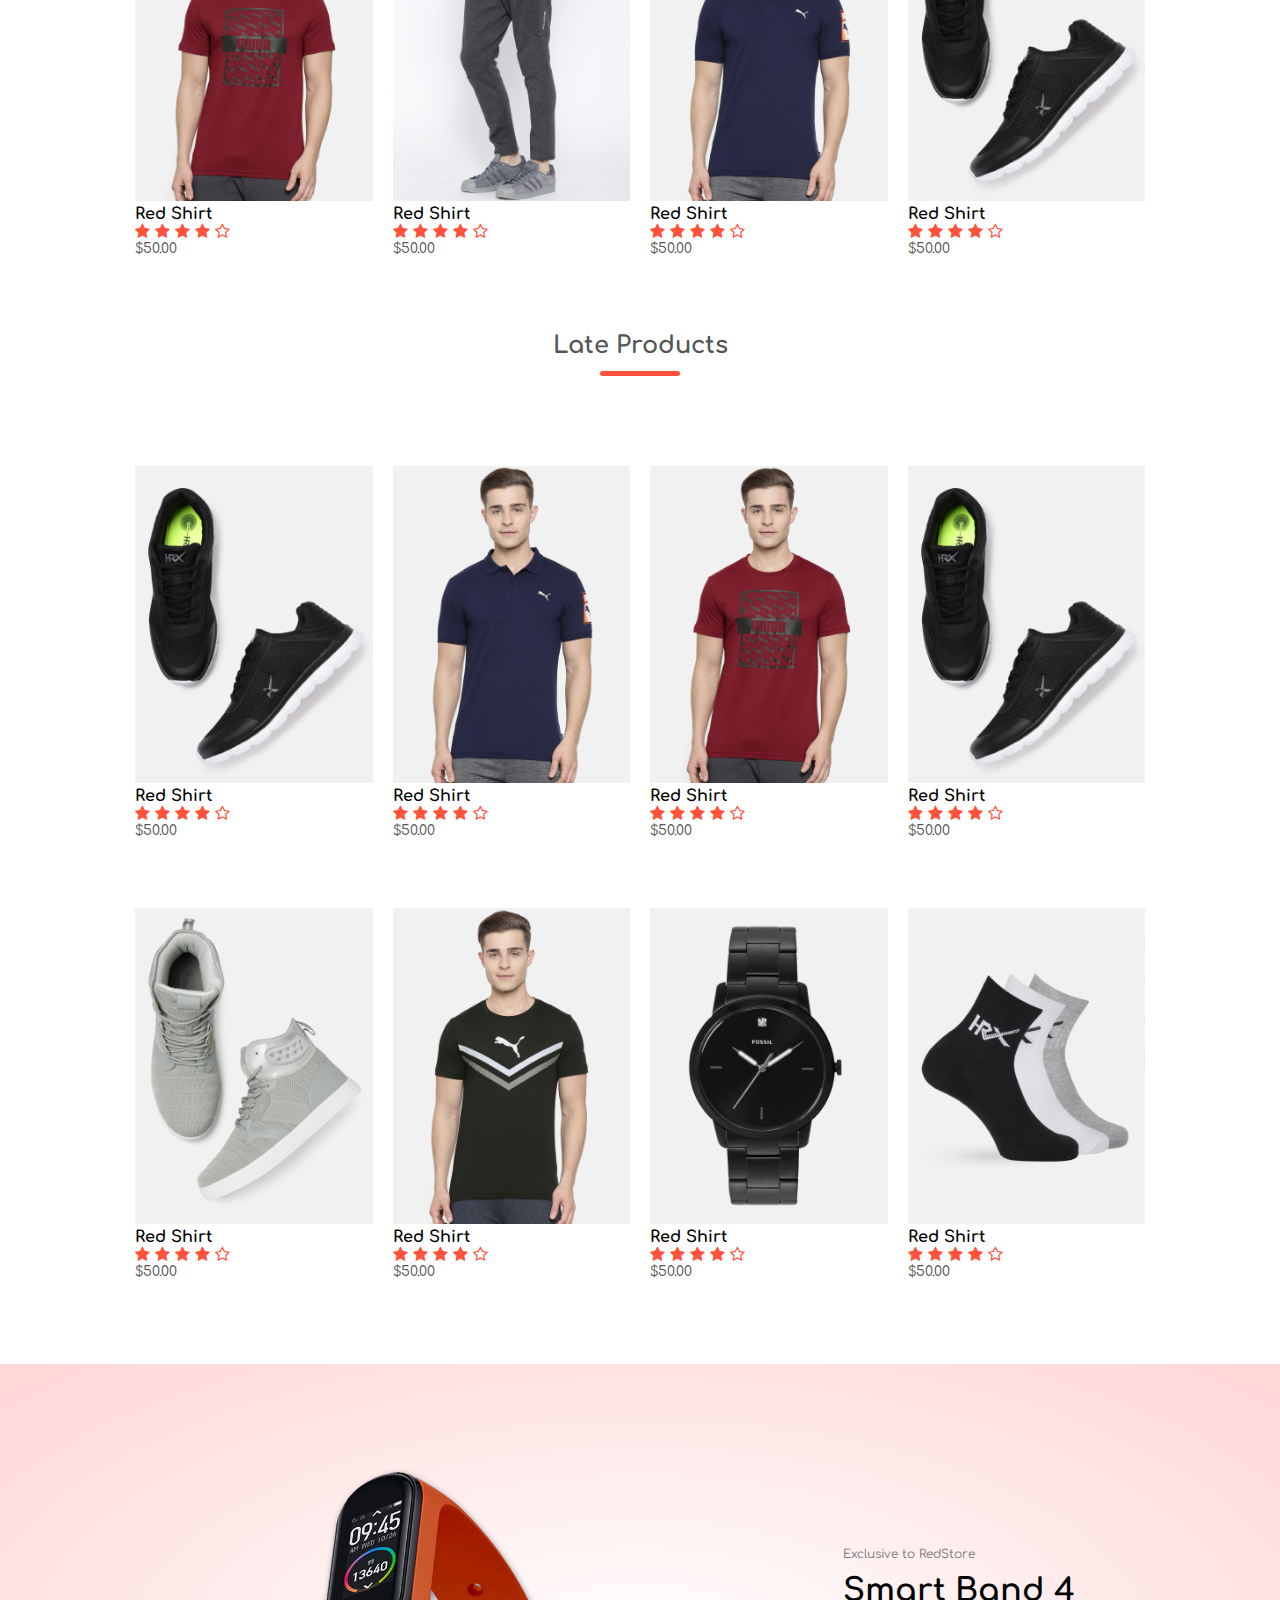
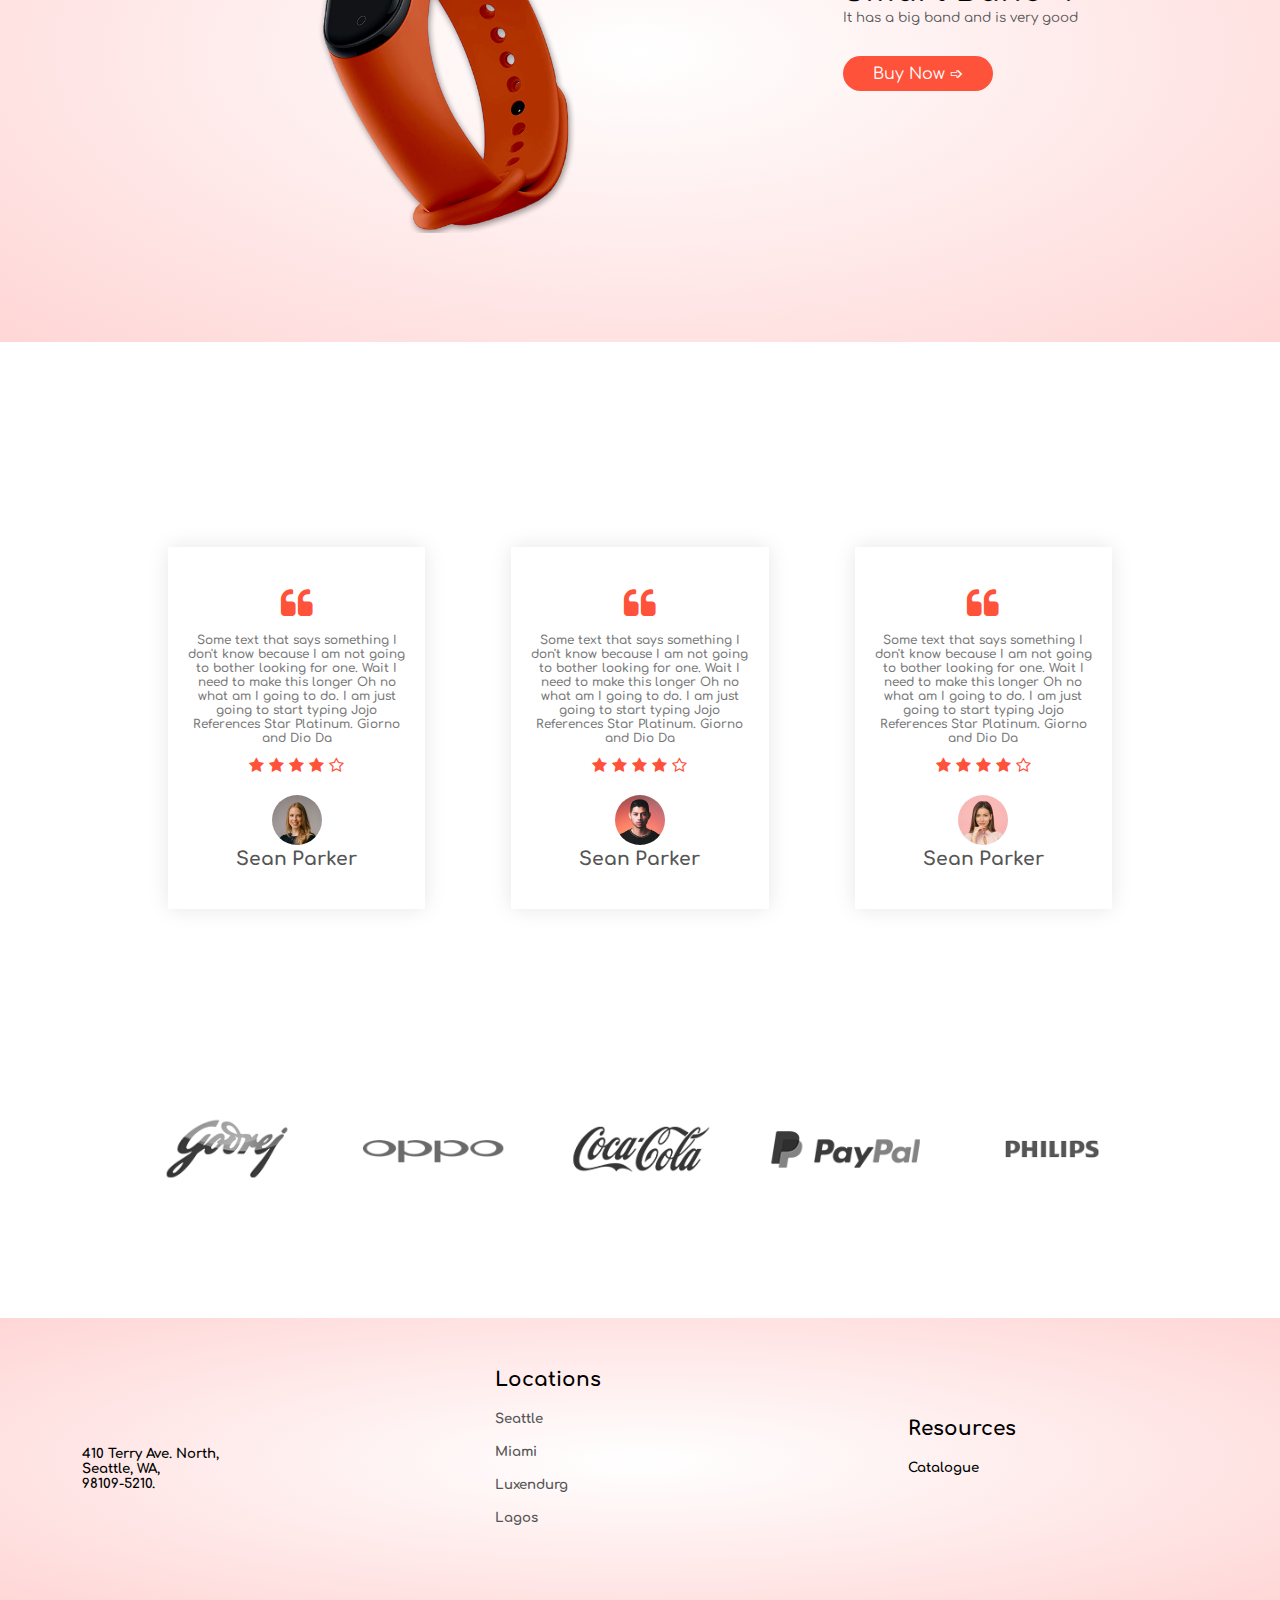
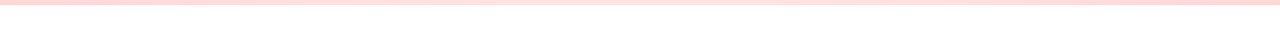
<file: shopping site/index.html>
<!DOCTYPE html>
<html lang="en">
<head>
    <meta charset="UTF-8">
    <meta name="viewport" content="width=device-width, initial-scale=1.0 ">
    <meta http-equiv="X-UA-Compatible" content="IE=edge">
    <meta name="viewport" content="width=device-width, initial-scale=1.0">
    <title>RedStore | Ecommerce Website Design</title>
    <link rel="stylesheet" href="style.css">
    <link href="https://fonts.googleapis.com/css2?family=Comfortaa&display=swap" rel="stylesheet">
    <link rel="stylesheet" href="https://stackpath.bootstrapcdn.com/font-awesome/4.7.0/css/font-awesome.min.css">
</head>
<body>
<div id="overlay"></div>
<div class="header">
<div class="container">
   <div class="navbar"> 
       <div class="logo">
           <a href="index.html"><img src="images/logo.png" alt="" width="125px"></a>
       </div>
       <nav>
           <ul id="MenuItems">
               <li><a href="">Home</a></li>
               <li><a href="">Products</a></li>
               <li><a href="">About</a></li>
               <li><a href="">Content</a></li>
               <li><a href="">Account</a></li>
           </ul> 
       </nav>
       <img src="images/cart.png" width ="30px" height= "30px" alt="">
       <img src="images/menu.png" class="menu-icon" onclick="menuToggle()" alt="">
   </div> 
   <div class="row">
       <div class="col-2">
           <h1>Give Your Workout <br>A New Style</h1>
           <p>Something about workout<br>so One Piece, My Hero
            Academia, <br>Bungou Stray Dogs, 
            Demon Slayer, success. <br>Greatness will come</p>
            <a href="fancy.html" class="btn">Explore Now &#10153;</a>
        </div>
       <div class="col-2">
           <a href="index.html"><img src="images/image1.png" alt=""></a>
       </div>
   </div>
</div>
</div>

<!------Featured Category------>
<div class="categories">
    <div class="small-container">
        <div class="row">
            <div class="col-3">
                <img src="images/category-1.jpg" alt="">
            </div>
            <div class="col-3">
                <img src="images/category-2.jpg" alt="">
            </div>
            <div class="col-3">
                <img src="images/category-3.jpg" alt="">
            </div>
        </div>
    </div>
</div>

<!------Featured Products------>
<div class="small-container">
    <h2 class="title">Featured Products</h2>
    <div class="row">
        <div class="col-4">
            <img src="images/product-1.jpg" alt="">
            <h4>Red Shirt</h4>
            <div class="rating">
                <i class="fa fa-star"></i>
                <i class="fa fa-star"></i>
                <i class="fa fa-star"></i>
                <i class="fa fa-star"></i>
                <i class="fa fa-star-o"></i>
            </div>
            <p>$50.00</p>
        </div>
        <div class="col-4">
            <img src="images/product-3.jpg" alt="">
            <h4>Red Shirt</h4>
            <div class="rating">
                <i class="fa fa-star"></i>
                <i class="fa fa-star"></i>
                <i class="fa fa-star"></i>
                <i class="fa fa-star"></i>
                <i class="fa fa-star-o"></i>
            </div>
            <p>$50.00</p>
        </div>
        <div class="col-4">
            <img src="images/product-4.jpg" alt="">
            <h4>Red Shirt</h4>
            <div class="rating">
                <i class="fa fa-star"></i>
                <i class="fa fa-star"></i>
                <i class="fa fa-star"></i>
                <i class="fa fa-star"></i>
                <i class="fa fa-star-o"></i>
            </div>
            <p>$50.00</p>
        </div>
        <div class="col-4">
            <img src="images/product-2.jpg" alt="">
            <h4>Red Shirt</h4>
            <div class="rating">
                <i class="fa fa-star"></i>
                <i class="fa fa-star"></i>
                <i class="fa fa-star"></i>
                <i class="fa fa-star"></i>
                <i class="fa fa-star-o"></i>
            </div>
            <p>$50.00</p>
        </div>
    </div>
    <h2 class="title">Late Products</h2>
    <div class="row">
        <div class="col-4">
            <img src="images/product-2.jpg" alt="">
            <h4>Red Shirt</h4>
            <div class="rating">
                <i class="fa fa-star"></i>
                <i class="fa fa-star"></i>
                <i class="fa fa-star"></i>
                <i class="fa fa-star"></i>
                <i class="fa fa-star-o"></i>
            </div>
            <p>$50.00</p>
        </div>
        <div class="col-4">
            <img src="images/product-4.jpg" alt="">
            <h4>Red Shirt</h4>
            <div class="rating">
                <i class="fa fa-star"></i>
                <i class="fa fa-star"></i>
                <i class="fa fa-star"></i>
                <i class="fa fa-star"></i>
                <i class="fa fa-star-o"></i>
            </div>
            <p>$50.00</p>
        </div>
        <div class="col-4">
            <img src="images/product-1.jpg" alt="">
            <h4>Red Shirt</h4>
            <div class="rating">
                <i class="fa fa-star"></i>
                <i class="fa fa-star"></i>
                <i class="fa fa-star"></i>
                <i class="fa fa-star"></i>
                <i class="fa fa-star-o"></i>
            </div>
            <p>$50.00</p>
        </div>
        <div class="col-4">
            <img src="images/product-2.jpg" alt="">
            <h4>Red Shirt</h4>
            <div class="rating">
                <i class="fa fa-star"></i>
                <i class="fa fa-star"></i>
                <i class="fa fa-star"></i>
                <i class="fa fa-star"></i>
                <i class="fa fa-star-o"></i>
            </div>
            <p>$50.00</p>
        </div>
        <div class="col-4">
            <img src="images/product-5.jpg" alt="">
            <h4>Red Shirt</h4>
            <div class="rating">
                <i class="fa fa-star"></i>
                <i class="fa fa-star"></i>
                <i class="fa fa-star"></i>
                <i class="fa fa-star"></i>
                <i class="fa fa-star-o"></i>
            </div>
            <p>$50.00</p>
        </div>
        <div class="col-4">
            <img src="images/product-6.jpg" alt="">
            <h4>Red Shirt</h4>
            <div class="rating">
                <i class="fa fa-star"></i>
                <i class="fa fa-star"></i>
                <i class="fa fa-star"></i>
                <i class="fa fa-star"></i>
                <i class="fa fa-star-o"></i>
            </div>
            <p>$50.00</p>
        </div>
        <div class="col-4">
            <img src="images/product-8.jpg" alt="">
            <h4>Red Shirt</h4>
            <div class="rating">
                <i class="fa fa-star"></i>
                <i class="fa fa-star"></i>
                <i class="fa fa-star"></i>
                <i class="fa fa-star"></i>
                <i class="fa fa-star-o"></i>
            </div>
            <p>$50.00</p>
        </div>
        <div class="col-4">
            <img src="images/product-7.jpg" alt="">
            <h4>Red Shirt</h4>
            <div class="rating">
                <i class="fa fa-star"></i>
                <i class="fa fa-star"></i>
                <i class="fa fa-star"></i>
                <i class="fa fa-star"></i>
                <i class="fa fa-star-o"></i>
            </div>
            <p>$50.00</p> 
        </div>
    </div>

</div>

<!------- Offer -------->
<div class="offer">
    <div class="small-container">
        <div class="row">
            <div class="col-2">
                <img src="images/exclusive.png" class="offer-img" alt="">
            </div>
            <div class="col-3">
                <p>Exclusive to RedStore</p>
                <h1>Smart Band 4</h1>
                <small>It has a big band and is very good</small>
                <a href="" class="btn">Buy Now &#10153; </a> 
            </div>
        </div>
    </div>
</div>

<!------ testimonial ------>
<div class="testimonial">
    <div class="small-container">
        <div class="row">
            <div class="col-3">
                <i class="fa fa-quote-left"></i>
                <p>Some text that says something 
                I don't know because I am not going 
                to bother looking for one. Wait I need to make this longer
                Oh no what am I going to do. I am just going to start typing Jojo References
                Star Platinum. Giorno and Dio Da</p>
                <div class="rating">
                    <i class="fa fa-star"></i>
                    <i class="fa fa-star"></i>
                    <i class="fa fa-star"></i>
                    <i class="fa fa-star"></i>
                    <i class="fa fa-star-o"></i>
                </div>
                <img src="images/user-1.png" alt="">
                <h3>Sean Parker</h3>
            </div>
            <div class="col-3">
                <i class="fa fa-quote-left"></i>
                <p>Some text that says something 
                I don't know because I am not going 
                to bother looking for one. Wait I need to make this longer
                Oh no what am I going to do. I am just going to start typing Jojo References
                Star Platinum. Giorno and Dio Da</p>
                <div class="rating">
                    <i class="fa fa-star"></i>
                    <i class="fa fa-star"></i>
                    <i class="fa fa-star"></i>
                    <i class="fa fa-star"></i>
                    <i class="fa fa-star-o"></i>
                </div>
                <img src="images/user-2.png" alt="">
                <h3>Sean Parker</h3>
            </div>
            <div class="col-3">
                <i class="fa fa-quote-left"></i>
                <p>Some text that says something 
                I don't know because I am not going 
                to bother looking for one. Wait I need to make this longer
                Oh no what am I going to do. I am just going to start typing Jojo References
                Star Platinum. Giorno and Dio Da</p>
                <div class="rating">
                    <i class="fa fa-star"></i>
                    <i class="fa fa-star"></i>
                    <i class="fa fa-star"></i>
                    <i class="fa fa-star"></i>
                    <i class="fa fa-star-o"></i>
                </div>
                <img src="images/user-3.png" alt="">
                <h3>Sean Parker</h3>
            </div>
        </div>
        
    </div>
</div>

<!-------Brands------->
<div class="brands">
    <div class="small-container">
        <div class="row">
            <div class="col-5">
                <img src="images/logo-godrej.png" alt="">
            </div>
            <div class="col-5">
                <img src="images/logo-oppo.png" alt="">
            </div>
            <div class="col-5">
                <img src="images/logo-coca-cola.png" alt="">
            </div>
            <div class="col-5">
                <img src="images/logo-paypal.png" alt="">
            </div>
            <div class="col-5">
                <img src="images/logo-philips.png" alt="">
            </div>
        </div>
    </div>
</div>

<!-------About Us Part-------->
<div class="about-us">
    <div class="row">
        <div class="col-3">
            <h5 class="address">410 Terry Ave. North, <br>Seattle, WA, <br>98109-5210.<h5>
        </div>
        <div class="col-3">
            <h4 class="location">Locations</h4>
            <a href=""><h5>Seattle</h5></a>
            &nbsp;
            <a href=""><h5>Miami</h5></a>
            &nbsp;
            <a href=""><h5>Luxendurg</h5></a>
            &nbsp;
            <a href=""><h5>Lagos</h5></a>
        </div>
        <div class="col-3">
            <h4 class="resources">Resources</h4>
            <h5>Catalogue</h5>
        </div>
    </div>
</div>

<!------------js script------------>
<script>
    function on() {
        document.getElementById("overlay").style.display = "block";
    }

    function off() {
        document.getElementById("overlay").style.display = "none";
    }

    var MenuItems = document.getElementById("MenuItems");
    MenuItems.style.maxHeight = "0px";

    function menuToggle(){
        if(MenuItems.style.maxHeight == "0px")
        {
            MenuItems.style.maxHeight = "200px";
            on();
        }
        else{
            MenuItems.style.maxHeight = "0px";
            off();
        }
    }
</script>
</body>
</html>
</file>
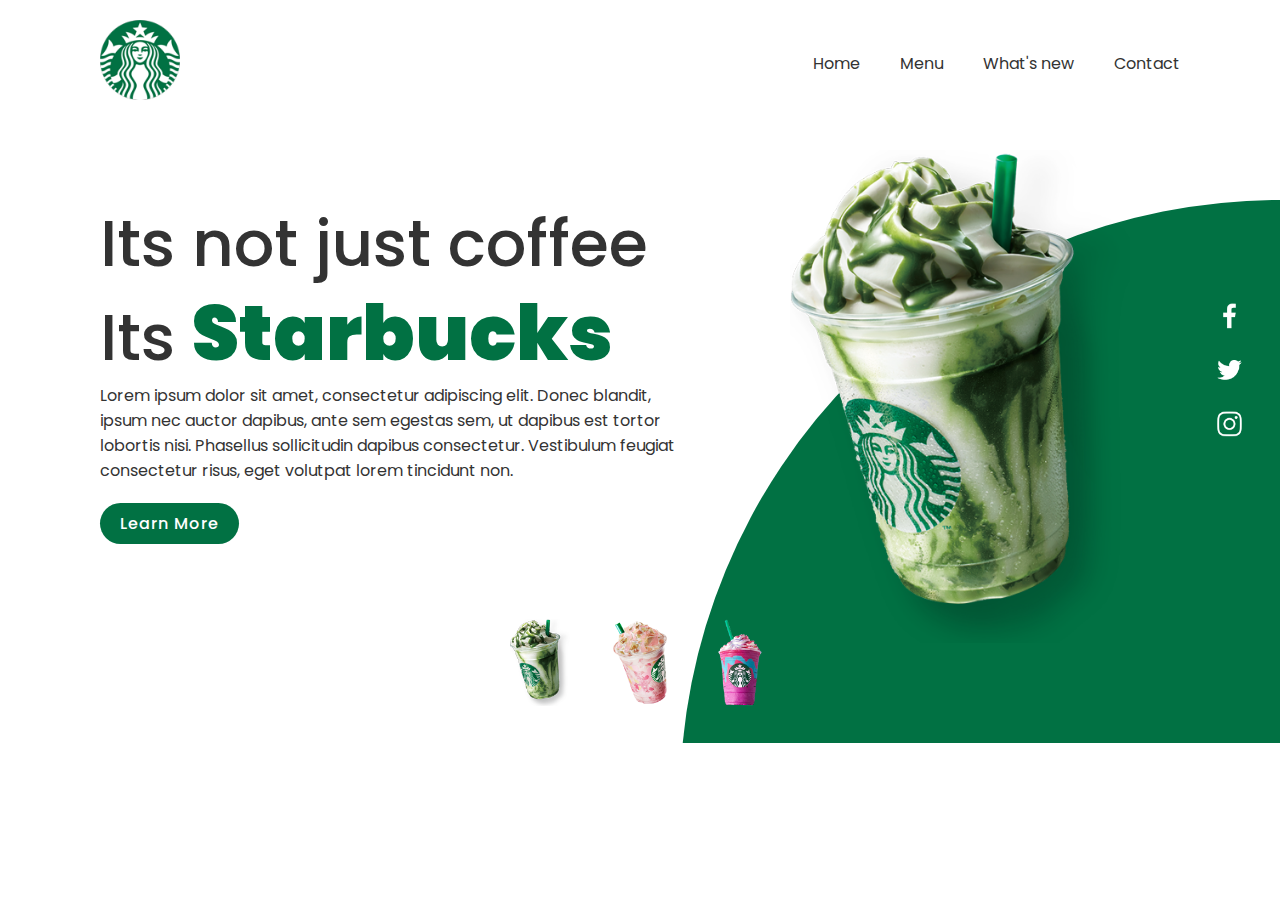
<file: starbucks/index.html>
<!DOCTYPE html>
<html lang="en">
<head>
    <meta charset="UTF-8">
    <meta http-equiv="X-UA-Compatible" content="IE=edge">
    <meta name="viewport" content="width=device-width, initial-scale=1.0">
    <link rel="stylesheet" href="style.css">
    <link rel="preconnect" href="https://fonts.gstatic.com">
    <link rel="preconnect" href="https://fonts.gstatic.com">
    <link href="https://fonts.googleapis.com/css2?family=Poppins:ital,wght@0,100;0,200;0,300;0,400;0,500;0,600;0,700;0,800;0,900;1,100;1,200;1,300;1,400;1,500;1,600;1,700;1,800;1,900&display=swap" rel="stylesheet">
    <title>Starbucks Website Landing Page</title>
</head>
<body>
    
    <section>
        <div class="circle"></div>
        <header>
            <a href="" ><img src="images/logo.png" class="logo" alt=""></a>
            <ul>
                <li><a href="#">Home</a></li>
                <li><a href="#">Menu</a></li>
                <li><a href="#">What's new</a></li>
                <li><a href="#">Contact</a></li>
            </ul>
        </header>
        <div class="content">
            <div class="textbox">
                <h2>Its not just coffee <br> Its <span>Starbucks</span></h2>
                <p>Lorem ipsum dolor sit amet, consectetur adipiscing elit. Donec blandit, ipsum nec auctor dapibus, ante sem egestas sem, ut dapibus est tortor lobortis nisi.
                Phasellus sollicitudin dapibus consectetur. 
                Vestibulum feugiat consectetur risus, eget volutpat lorem tincidunt non. </p>
                <a href="#">Learn More</a>
            </div>
            <div class="imgBox">
                <img src="images/img1.png" class="starbucks" alt="">
            </div>
        </div>

        <ul class="thumb">
            <li><img src="images/thumb1.png" onclick="imgSlider('images/img1.png');changeCircleColor('#017143')"></li>
            <li><img src="images/thumb2.png" onclick="imgSlider('images/img2.png');changeCircleColor('#eb7495')"></li>
            <li><img src="images/thumb3.png" onclick="imgSlider('images/img3.png');changeCircleColor('#d752b1')"></li>
        </ul>
        <ul class="sci">
            <li><a href="'"><img src="images/facebook.png" alt=""></a></li>
            <li><a href="'"><img src="images/twitter.png" alt=""></a></li>
            <li><a href="'"><img src="images/instagram.png" alt=""></a></li>
        </ul>
    </section>

    <script>
        function imgSlider(anything){
            document.querySelector(".starbucks").src = anything;
        }

        function changeCircleColor(color){
            const circle = document.querySelector(".circle");
            circle.style.background = color;
        }
    </script>


    
</body>
</html>
</file>
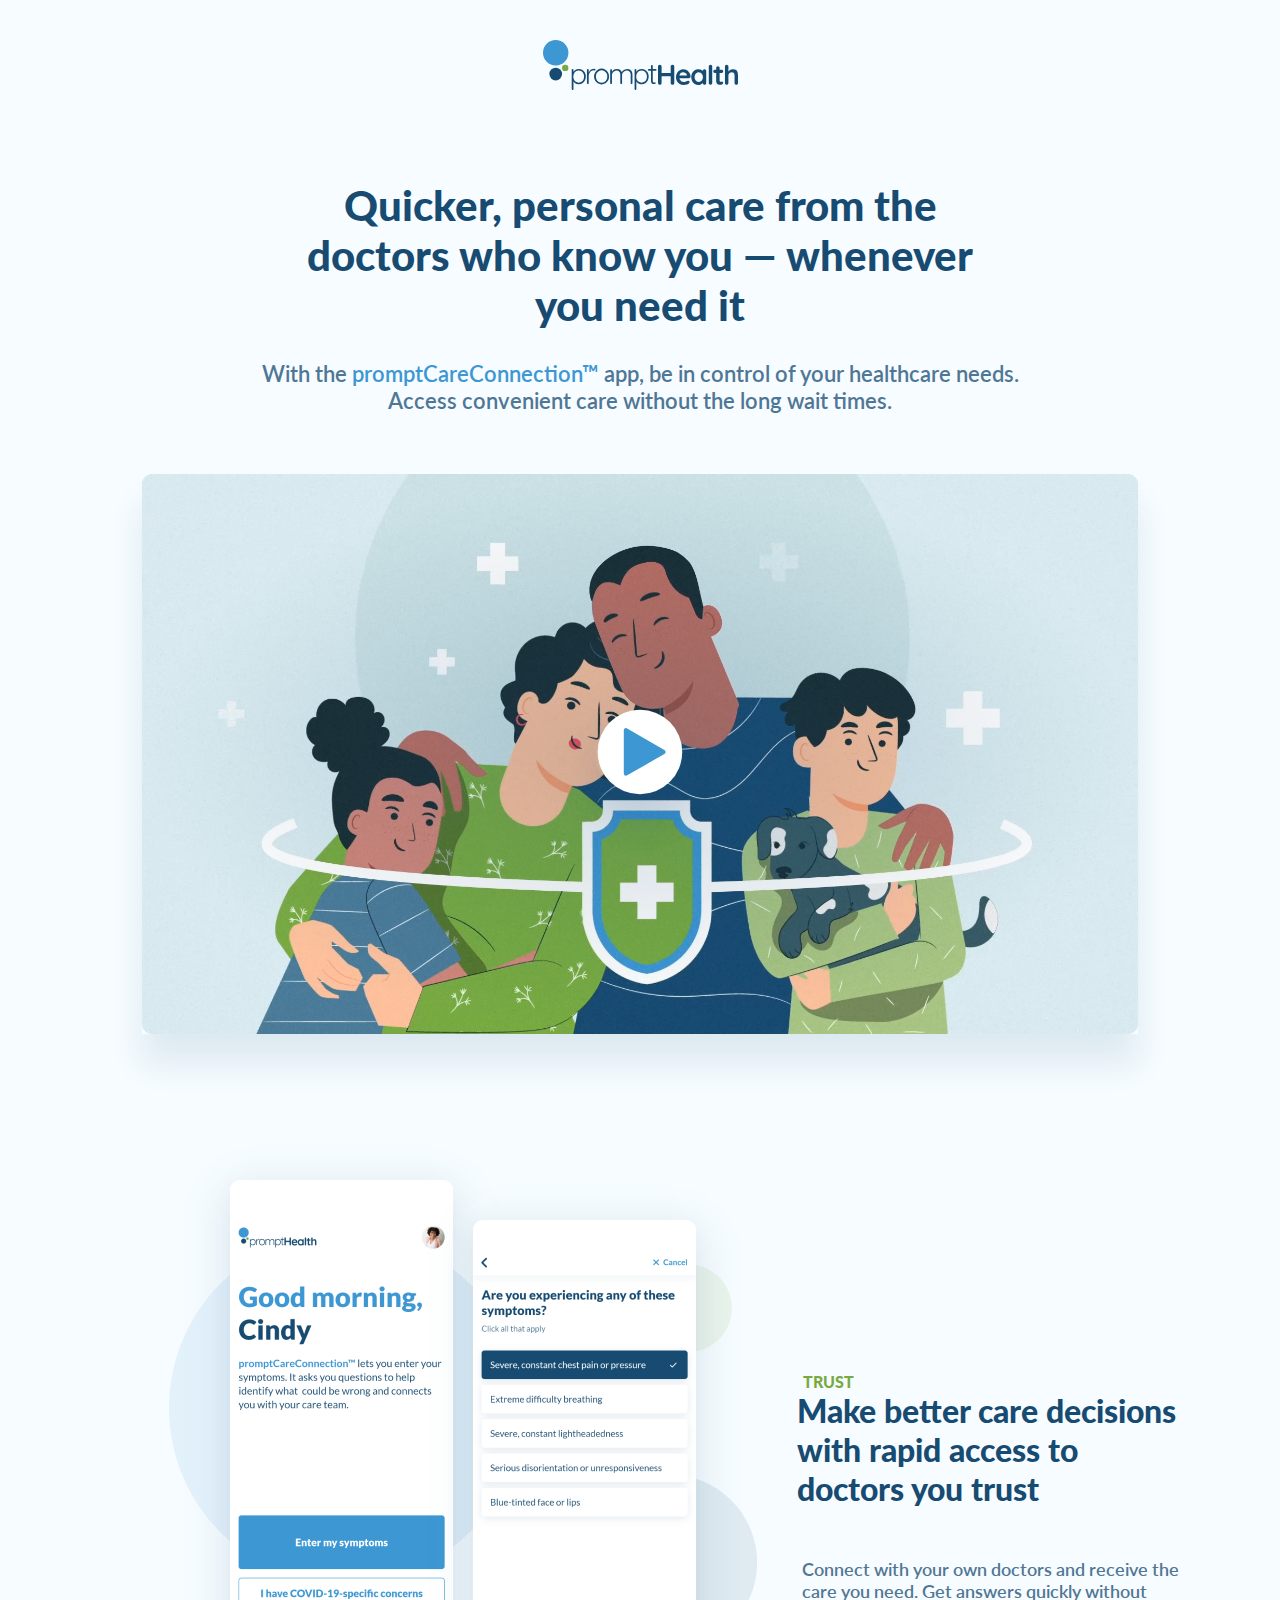
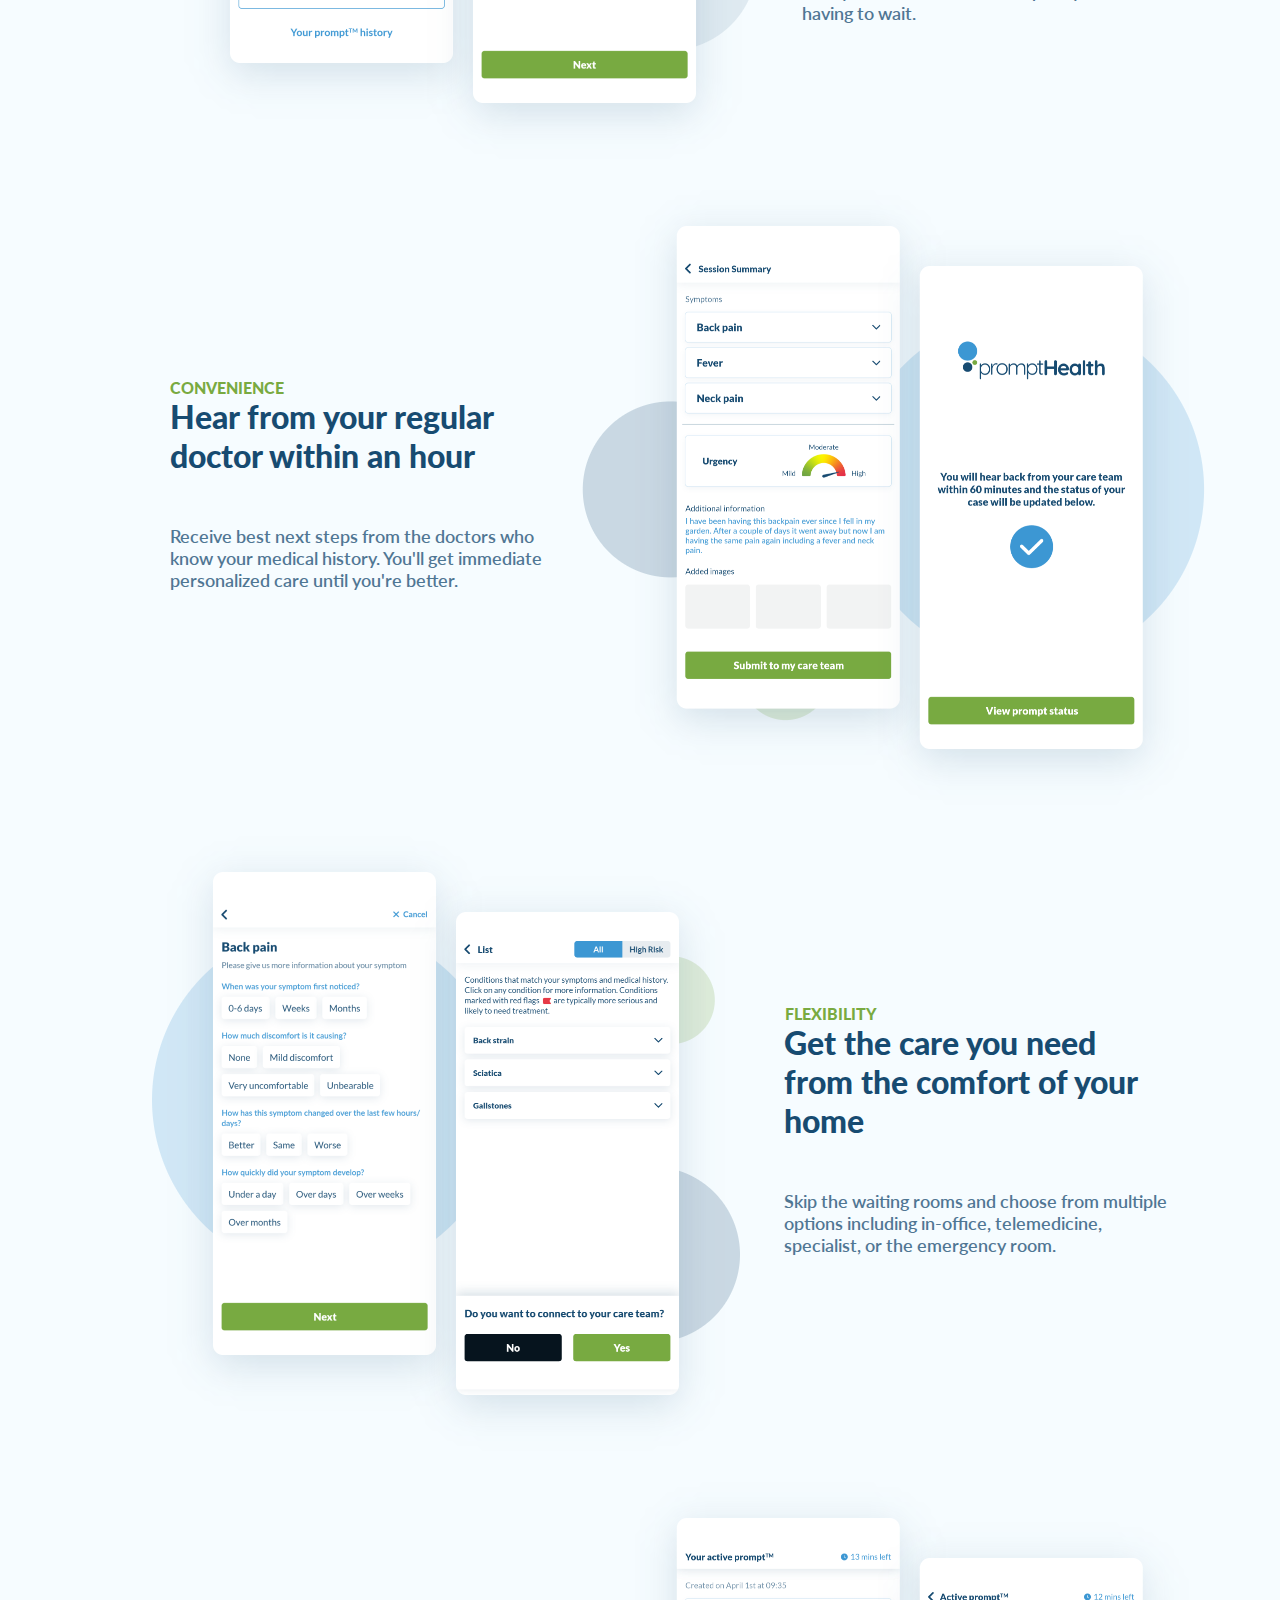
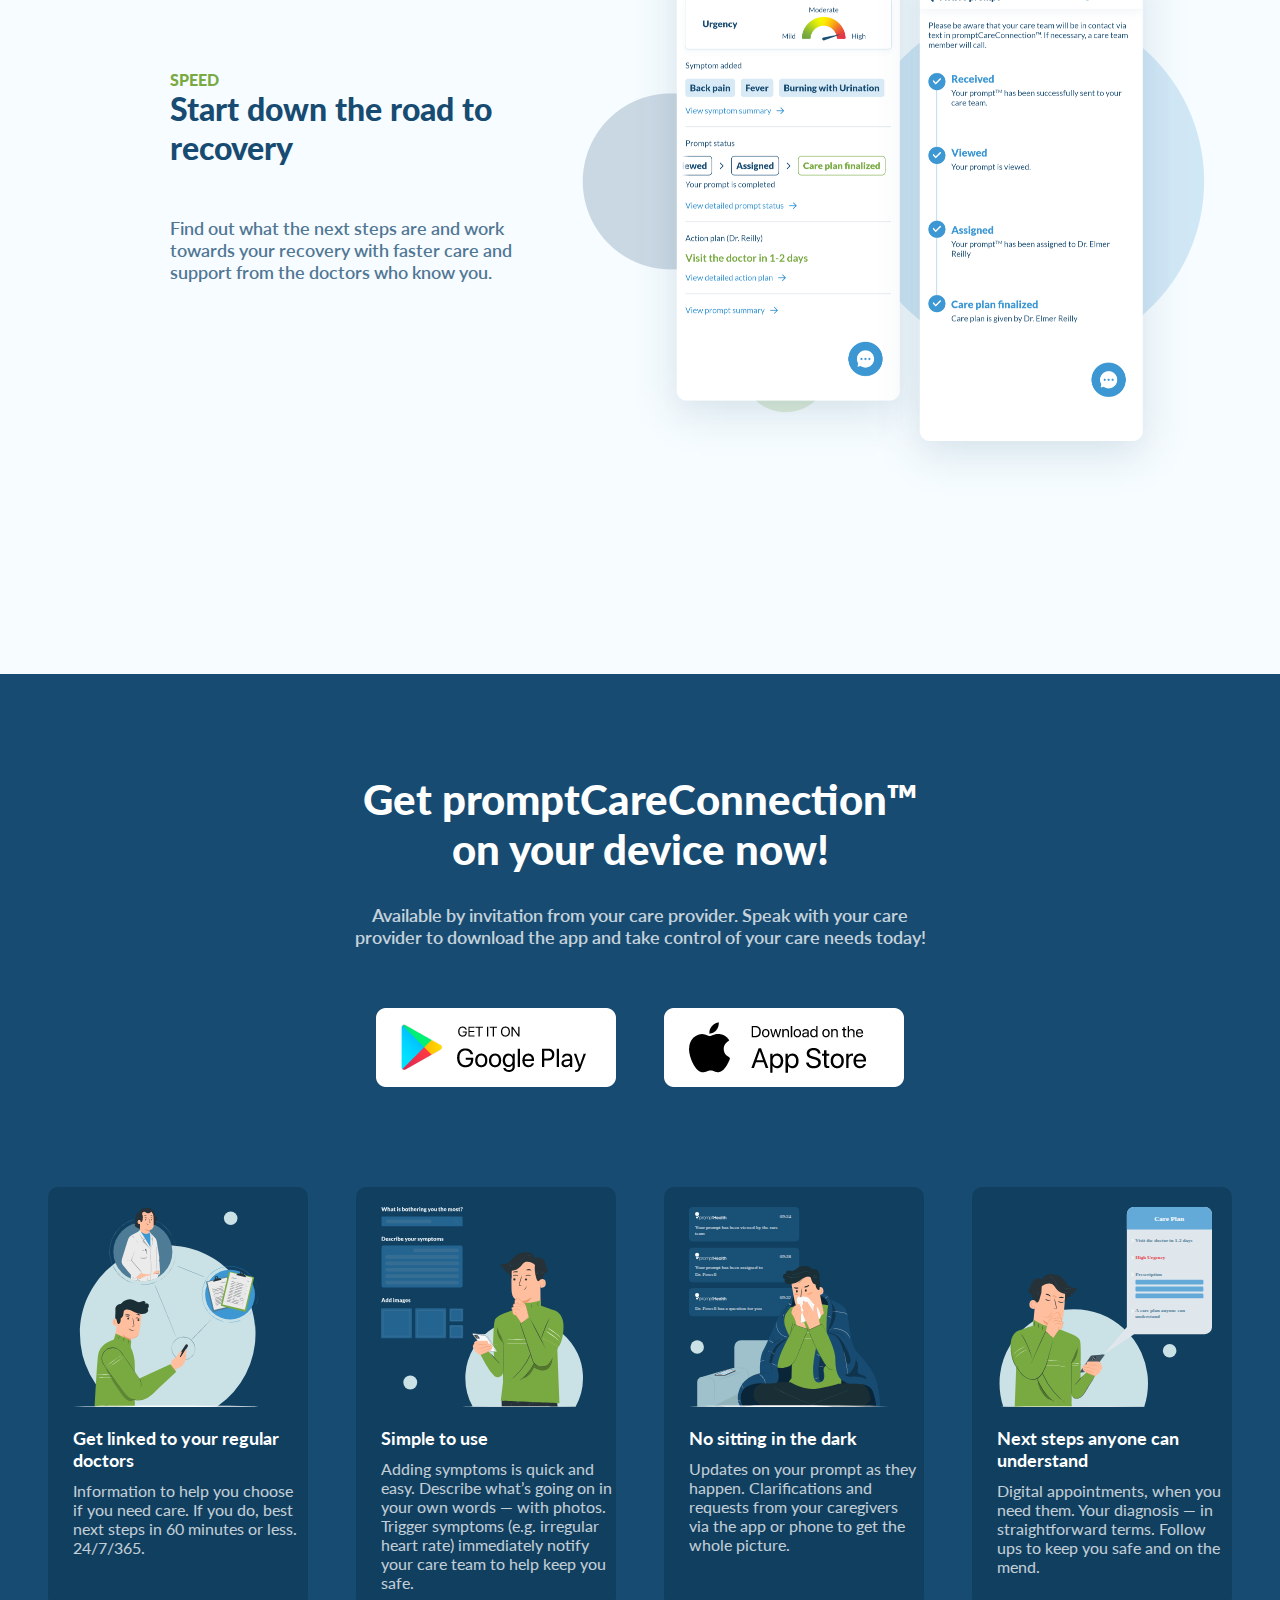
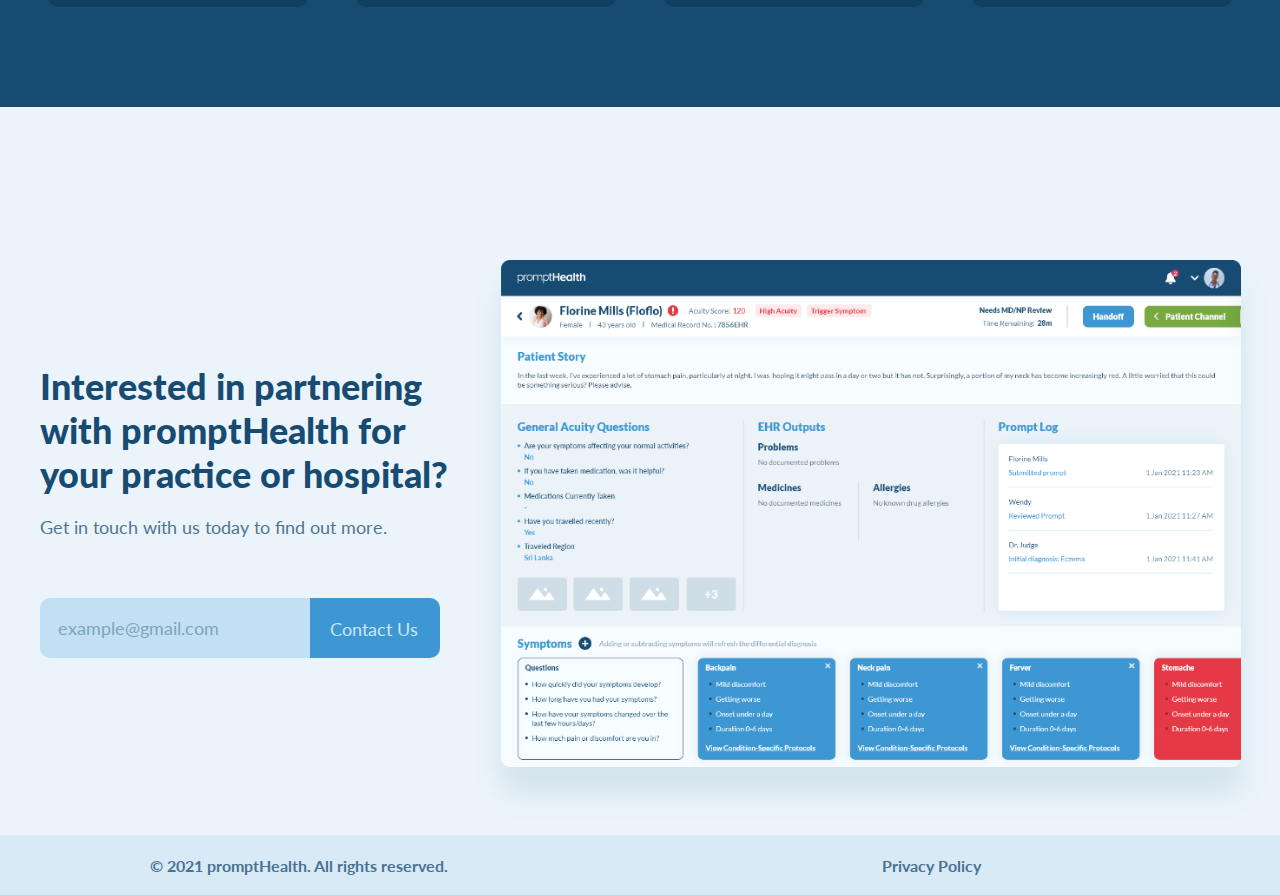
<file: Surge Assignment/index.html>
<!DOCTYPE html>
<html lang="en">
<head>
    <meta charset="UTF-8">
    <meta http-equiv="X-UA-Compatible" content="IE=edge">
    <meta name="viewport" content="width=device-width, initial-scale=1.0">
    <title>Prompt Health</title>
    <link rel="stylesheet" href="styles.css">
</head>
<body>
<!-------------------Introduction & Advantages------------------->
<section class="banner">
    <div class="logo">
        <div class="logoBox">
            <img class="logo-image" src="images/prompt-logo.svg" alt="">
        </div>
    </div>
    <div class="textbox">
        <h1>Quicker, personal care from the doctors who know you — whenever you need it</h1>
        <p>With the <span>promptCareConnection™</span> app, be in control of your healthcare needs. Access convenient care without the long wait times.</p>
    </div>

    <div class="video-box">
        <img src="images/video-thumbnail.png" alt="">
        <div class="play">
            <img src="images/3049265_button_audio_control_multimedia_play_icon (1).svg" alt="">
        </div>
    </div>

    <div class="trust">
        <div class="imgBox">
            <img src="images/Group 579.png" alt="">
        </div>
        <div class="textbox">
            <h1>TRUST</h1>
            <h2>Make better care decisions with rapid access to doctors you trust</h2>
            <p>Connect with your own doctors and receive the care you need. Get answers quickly without having to wait. </p>
        </div>
    </div>
    

    <div class="convinience">
        <div class="textbox">
            <h1>CONVENIENCE</h1>
            <h2>Hear from your regular doctor within an hour</h2>
            <p>Receive best next steps from the doctors who know your medical history. You'll get immediate personalized care until you're better.</p>
        </div>
        <div class="imgBox">
            <img src="images/convenience-image.png" alt="">
        </div>
    </div>

    <div class="flexibility">
        <div class="imgBox">
            <img src="images/flexibility-image.png" alt="">
        </div>
        <div class="textbox">
            <h1>FLEXIBILITY</h1>
            <h2>Get the care you need from the comfort of your home</h2>
            <p>Skip the waiting rooms and choose from multiple options including in-office, telemedicine, specialist, or the emergency room.</p>
        </div>
    </div>

    <div class="speed">
        
        <div class="textbox">
            <h1>SPEED</h1>
            <h2>Start down the road to recovery</h2>
            <p> Find out what the next steps are and work towards your recovery with faster care and support from the doctors who know you.</p>
        </div>

        <div class="imgBox">
            <img src="images/speed-image.png" alt="">
        </div>
    </div>
</section>

<!----------------------Phone App Section---------------------->

 <section class="app">
    <div class="textbox">
        <h1>Get promptCareConnection™ on your device now!</h1>
        <p>Available by invitation from your care provider. Speak with your care provider to download the app and take control of your care needs today!</p>
    </div>
    <div class="imgBox">
        <img src="images/Google Store White.png" alt="">
        <img src="images/App Store White.png" alt="">
    </div>    
   <div class="container">
        <div class="card">
            <div class="card-image">
                <img src="images/get-linked-illustration.svg" alt="">
            </div>
            <h2>Get linked to your regular doctors</h2>
            <p>Information to help you choose if you need care. If you do, best next steps in 60 minutes or less. 24/7/365.</p>
        </div>
        <div class="card">
            <div class="card-image">
                <img src="images/simple-to-use-illustration.svg" alt="">
            </div>
            <h2>Simple to use</h2>
            <p>Adding symptoms is quick and easy. Describe what’s going on in your own words — with photos. Trigger symptoms (e.g. irregular heart rate) immediately notify your care team to help keep you safe.</p>

        </div>
        <div class="card">
            <div class="card-image">
                <img src="images/Illustrations-04.svg" alt="">
            </div>
            <h2>No sitting in the dark</h2>
            <p>Updates on your prompt as they happen. Clarifications and requests from your caregivers via the app or phone to get the whole picture.</p>
        </div>
        <div class="card">
            <div class="card-image">
                <img src="images/Illustrations-05.svg" alt="">
            </div>
            <h2>Next steps anyone can understand</h2>
            <p>Digital appointments, when you need them. Your diagnosis — in straightforward terms. Follow ups to keep you safe and on the mend.</p>
        </div>
    </div>
</section>


<!----------------------Contact Section--------------------->
<section class="contact">
    <div class="textbox">
        <h1>Interested in partnering with promptHealth for your practice or hospital?</h1>
        <p>Get in touch with us today to find out more.</p>
        <div class="container">
            <div class="search_wrap">
                <div class="search_box">
                    <input type="text" class="input" placeholder="example@gmail.com">
                    <div class="btn btn_common">
                        <p>Contact Us</p>
                    </div>
                </div>
            </div>
        </div>
    </div>
    <div class="imgBox">
        <img src="images/patient-details.png" alt="">
    </div>
</section>

<!------------------Footer--------------------->

<footer class="footer">
    <h1 class="copyright">© 2021 promptHealth. All rights reserved. <span>Privacy Policy</span></h1>
    <h1></h1>
</footer>
</body>
</html>
</file>
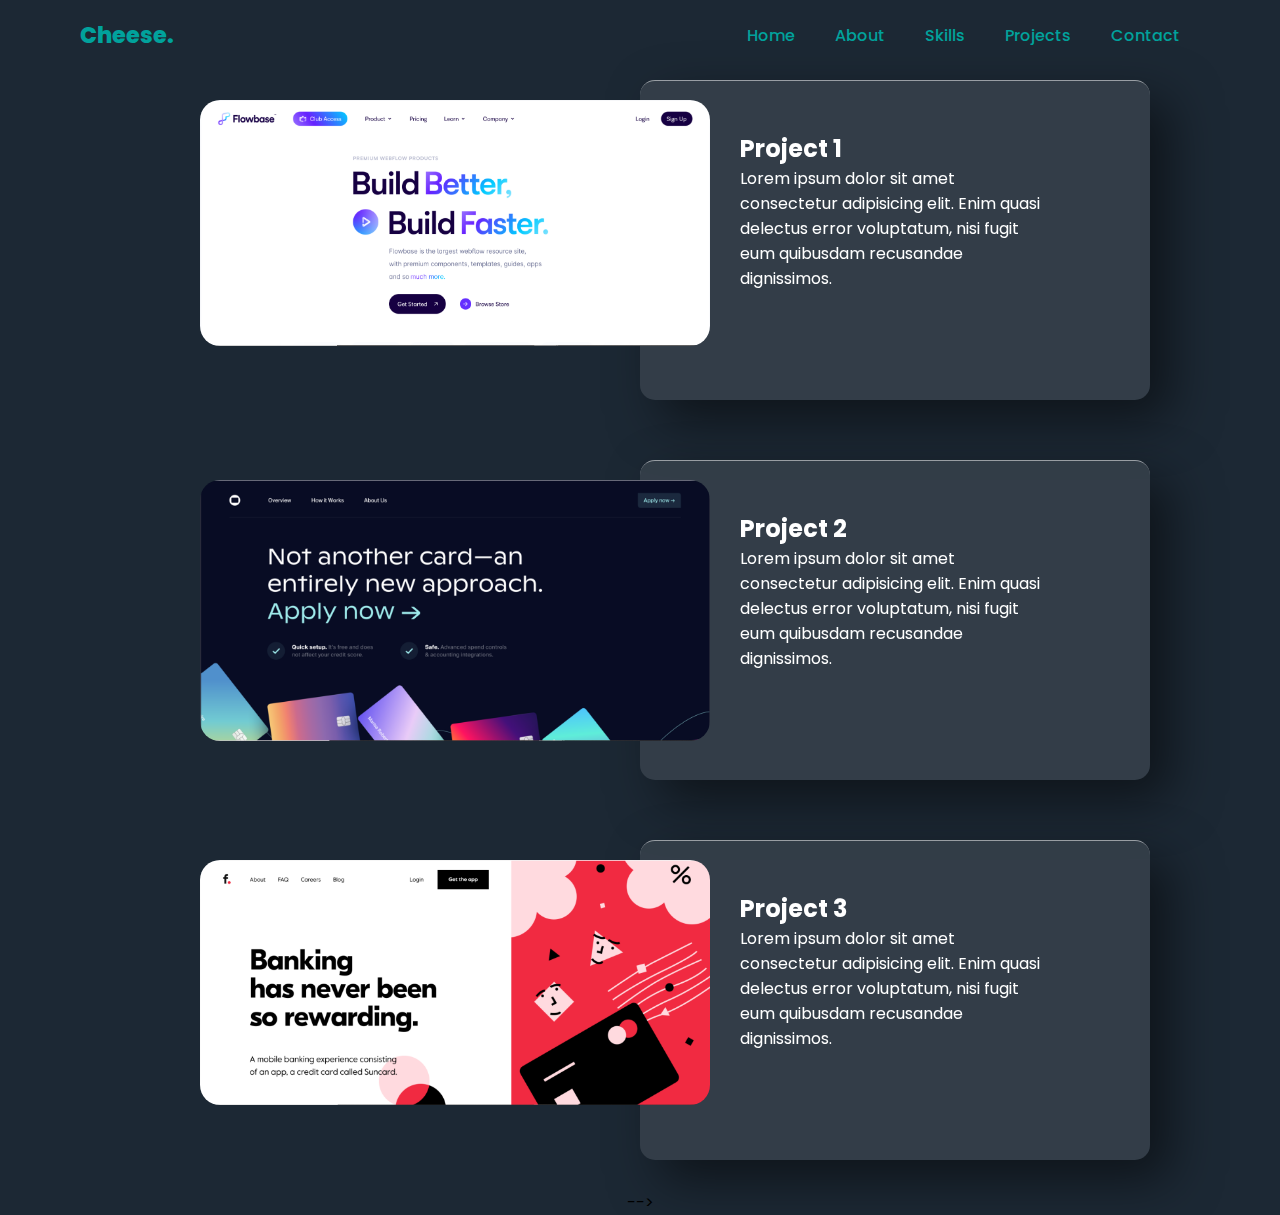
<file: portfolio sample/projects.html>
<!DOCTYPE html>
<html lang="en">
<head>
    <meta charset="UTF-8">
    <meta http-equiv="X-UA-Compatible" content="IE=edge">
    <meta name="viewport" content="width=device-width, initial-scale=1.0">
    <title>Portfolio | Projects</title>
    <link rel="stylesheet" href="projects.css">
    
</head>
<body>
    <!--Navbar-->
    <header>
        <a href="home.html" class="logo">Cheese.</a>
        <div id="menu-icon" onclick="onToggle()" class="fas fa-bars"></div>
        <ul class="navbar">
            <li><a href="home.html">Home</a></li>
            <li><a href="home.html#education">About</a></li>
            <li><a href="home.html#skills">Skills</a></li>
            <li><a href="projects.html">Projects</a></li>
            <li><a href="contact.html">Contact</a></li>
        </ul>
    </header>

    <!--Project List-->
    <div class="container">
        <div class="card-container">
            <div class="imgBox">
                <img src="images/project1.png" alt="">
            </div>
            <div class="card">
                <div class="content">
                    <h2>Project 1</h2>
                    <p>Lorem ipsum dolor sit amet consectetur adipisicing elit. Enim quasi delectus error voluptatum, nisi fugit eum quibusdam recusandae dignissimos.</p>
                </div>
            </div>
        </div>
        <div class="card-container">
            <div class="imgBox">
                <img src="images/project2.png" alt="">
            </div>
            <div class="card">
                <div class="content">
                    <h2>Project 2</h2>
                    <p>Lorem ipsum dolor sit amet consectetur adipisicing elit. Enim quasi delectus error voluptatum, nisi fugit eum quibusdam recusandae dignissimos.</p>
                </div>
            </div>
        </div>
        <div class="card-container">
            <div class="imgBox">
                <img src="images/project3.png" alt="">
            </div>
            <div class="card">
                <div class="content">
                    <h2>Project 3</h2>
                    <p>Lorem ipsum dolor sit amet consectetur adipisicing elit. Enim quasi delectus error voluptatum, nisi fugit eum quibusdam recusandae dignissimos.</p>
                </div>
            </div>
        </div>-->
    </div>
     
</body>
</html>
</file>
<file: cryptoSite/style.css>
*{
    margin: 0;
    padding: 0;
    box-sizing: border-box;
    font-family: "poppins", sans-serif;
}

.container{
    width: 100%;
    height: 100vh;
    background-image: url(images/background.png);
    background-position: center;
    background-size: cover;
    padding: 0 7%;
    color: white;
}

nav{
    width: 100%;
    padding: 20px;
    display: flex;
    align-items: center;
}

.logo{
    width: 50px;
    cursor: pointer;
}

nav ul{
    flex: 1;
}

nav ul li{
    display: inline-block;
    margin: 10px 20px;
}

nav ul li a{
    color: white;
    text-decoration: none;
}

nav .btn{
    color: white;
    text-decoration: none;
    border: 1px solid white;
    padding: 10px 30px;
    border-radius: 20px;
}

.content{
    margin-top: 12%;
}

.content h1{
    font-size: 88px;
    margin-bottom: 15px;
}

.content h1 span{
    color: #ff960b;
}

.content p{
    line-height: 22px;
    font-size: 14px;
}

.content .btn{
    display: inline-block;
    margin-top: 30px;
    background: #ff960b;
    color: white;
    text-decoration: none;
    padding: 15px 30px;
    border-radius: 30px;
}

.coin-list{
    position: absolute;
    right: 10%;
    bottom: 50px;
    display: flex;
    align-items: center;
}

.coin{
    display: flex;
    align-items: center;
    font-size: 14px;
    margin: 0 15px;
    color: #ff960b;
    border: 1px solid white;
    padding: 20px 30px;
    border-radius: 8px;
}

.coin img{
    width: 40px;
    margin-right: 10px;

}

.coin h3{
    color: white;
    margin-bottom: 5px;
}
</file>
<file: eduford/style.css>
*{
    margin: 0;
    padding: 0;
    font-family: 'Comfortaa', cursive;
}

.header{
    background-image: linear-gradient(rgba(4,9,30,0.7)
    ,rgba(4,9,30,0.7)), url(images/banner.png);
    min-height: 100vh;
    width: 100%;
    background-size: cover;
    overflow-x: hidden;
    background-position: center;
    position: relative;
}

nav{
    display: flex;
    padding: 2% 6%;
    justify-content: space-between;
    align-items: center;
}

nav img{
    padding-top: 15%;
    margin-left: 2px;
    width: 150px;
}

.nav-links{
    flex: 1;
    text-align: right;
}

.nav-links ul li{
    list-style: none;
    display: inline-block;
    position: relative;
    padding: 8px 12px;
    
    
}

.nav-links ul li a{
    color: white;
    text-decoration: none;
    font-size: 13px;
    
    
}

.nav-links ul li::after{
    content: '';
    width: 0%;
    height: 2px;
    background: #f44336;
    display: block;
    margin: auto;
    transition: 0.5s;
}


.nav-links ul li:hover::after{
    width: 100%
}

.text-box{
    width: 90%;
    position: absolute;
    color: white;
    top: 50%;
    left: 50%;
    transform: translate(-50%, -50%);
    text-align: center ;
}

.text-box h1{
    font-size: 62px;
    font-weight: bold;
}

.text-box p{
    margin: 10px;
    font-size: 14px;
    color: white;
}

.hero-btn{
    display: inline-block;
    text-decoration: none;
    color: white;
    border: 1px solid white;
    padding: 12px 34px;
    font-size: 13px;
    background: transparent;
    position: relative;
    cursor: pointer;
}

.hero-btn:hover{
    border: 1px solid #f44336;
    background: #f44336;
    transition: 0.5s;
}

nav .fa{
    display: none; 
}

@media(max-width: 700px){
    .text-box h1{
        font-size: 20px;
    }
    
    .nav-links ul li{
        display: block;
    }

    .nav-links{
        position: absolute;
        background: #f44336;
        height: 100vh;
        width: 200px;
        top: 0;
        right: -200px;
        text-align: left;
        z-index: 2;
        transition: 0.5s;
        
    }

    nav .fa{
        display: block;
        color: white;
        margin: 10px;
        font-size: 22px;
        cursor: pointer;
    }

    .nav-links ul{
        padding: 30px;
    }

    
}

/*---------Course--------*/
.course{
    width: 80%;
    margin: auto;
    text-align:center;
    padding-top: 100px;
}

h1{
    font-size: 36px;
    font-weight: 600;
}

p{
    color: grey;
    font-size: 14px;
    font-weight: 300;
    line-height: 22px;
    padding: 10px;
}

.row{
    margin-top:5%;
    display: flex;
    justify-content: space-between;
}

.course-col{
    flex-basis: 31%;
    background: #fff3f3;
    border-radius: 10px;
    margin-bottom: 5%;
    padding: 20px 12px; 
    box-sizing: border-box;
    transition: 0.5s;
}

h3{
    text-align: center;
    font-weight: 600;
    margin: 10px 0;
}

.course-col:hover{
    box-shadow: 0 0 20px 0px rgba(0,0,0,0.2);
}

@media(max-width: 700px){
    .row{
        flex-direction: column;
    }
}

/*---------campus----------*/
.campus{
    width: 80%;
    margin: auto;
    font-size: 32px;
    text-align: center;
    padding-top: 50px;
}

.campus-col{
    flex-basis: 32%;
    border-radius: 10px;
    margin-bottom: 30px;
    position: relative;
    overflow: hidden;
    font-size: 20px;
    font-weight: 600;
}

.campus-col img{
    width: 100%;
    height: 100%;
    transition: 1s;
    display: block;
    
}

.layer{
    background: transparent;
    height: 100%;
    width: 100%;
    position: absolute;
    top: 0;
    left: 0;
    transition: 0.5s;
}

.layer:hover{
    background: rgba(226,0,0,0.7);
    cursor: pointer;
}

.layer h3{
    width: 100%;
    font-weight: 26px;
    bottom: 0;
    left: 50%;
    transform: translateX(-50%);
    position: absolute; 
    color: white;
    opacity: 0;
    transition: 0.5s;
}

.layer:hover h3{
    bottom: 49%;
    opacity: 1;
}

.facilities{
    text-align: center;
    margin-top: auto;
    position: relative;
    font-size: 32px;
    padding-top: 50px;
}

.facilities-col{
    flex-basis: 31%;
    border-radius: 10px;
    margin-bottom: 5%;
    text-align: left;
    margin-left: 40px;
    margin-right: 40px;
}

.facilities-col img{
    width: 100%;
    border-radius: 10px;
}

.facilities-col p{
    padding: 0;
}

.facilities-col h3{
    margin-top: 16px;
    text-align: left;
    margin-bottom: 15px;
}


/*------testminonial---------*/
.testimonial{
    width: 80%;
    margin: auto;
    padding-top: 100px;
    text-align: center;
}

.testimonial-col{
    flex-basis:44% ;
    border-radius:10px;
    margin-bottom: 5%;
    text-align: left;
    background: #fff3f3;
    padding: 25px;
    cursor: pointer;
    display:flex;
}

.testimonial-col img{
    height: 40px;
    margin-left: 30px;
    margin-right: 30px;
    border-radius: 50%;
}

.testimonial-col p{
    padding: 0;
}

.testimonial-col h3{
    margin-top: 15px;
    text-align: left;
}
@media(max-width:700px){
    .testimonial-col img{
        margin-left: 0px;
        margin-right: 15px;
    }
}

/*---------call to action---------*/
.cta{
    margin: 100px auto;
    width: 80%;
    background-image: linear-gradient(rgba(0, 0, 0, 0.7), 
    rgba(0, 0, 0, 0.7)), url(images/banner2.jpg);
    background-position: center;
    background-size: cover;
    border-radius: 10px;
    text-align: center;
    padding: 100px 0;
}

.cta h1{
    color: white;
    margin-bottom: 40px;
    padding: 0;
}

@media(max-width: 700px){
    .cta h1{
        font-size: 24px;
    }
}

/*---------footer---------*/
.footer{
    width: 100%;
    text-align: center;
    padding: 30px 0;
}

.footer h4{
    margin-bottom: 25px;
    margin-top: 20px;
    font-weight: 600;
}


.icon .fa{
    color: orangered;
    margin: 0 13px;
    cursor: pointer;
    padding: 18px 0;
}

.fa-heart-o{
    color: #f44336;
}
</file>
<file: foldable card/style.css>
@import url('https://fonts.googleapis.com/css2?family=Roboto:wght@100;300;400;500;700;900&display=swap');

*{
    margin: 0;
    padding: 0;
    box-sizing: border-box;
    font-family: 'Roboto', sans-serif;
}

body{
    display: flex;
    justify-content: center;
    align-items: center;
    min-height: 100vh;
    background: #fbe9e7;
}

.card{
    position: relative;
    width: 300px;
    height: 400px;
    background: white;
    transform-style: preserve-3d;
    transform: perspective(1000px);
    box-shadow: 10px 20px 40px rgba(0,0,0,0.25);
    transition: 1s;
}

.card:hover{
    transform: translateX(50%);
}

.card .imgbox{
    position: relative;
    width: 100%;
    height: 100%;
    z-index: 1;
    transform-origin: left;
    transform-style: preserve-3d;
    background: #000;
    transition: 1s;
}

.card:hover .imgbox{
    transform: rotateY(-180deg);
}

.card .imgbox img{
    position: absolute;
    top: 0;
    left: 0;
    width: 100%;
    height: 100%;
    object-fit: cover;
    transform-style: preserve-3d;
    /*backface-visibility: hidden;*/
}

.card .imgbox img:nth-child(2){
    transform: rotateY(180deg);
}

.card .details{
    position: absolute;
    top: 0;
    left: 0;
    width: 100%;
    height: 100%;
    padding: 20px;
    display: flex;
    justify-content: center;
    align-items: center;
}

.card .details .content{
    display: flex;
    justify-content: center;
    align-items: center;
    flex-direction: column;
}

.card .details .content h2{
    text-align: center;
    font-weight: 700;
    line-height: 1em;
}

.card .details .content h2 span{
    color: #e21212;
    font-size: 0.8em;
}

.card .details .content .social-icons{
    position: relative;
    display: flex;
    margin-top: 10px;
}

.card .details .content .social-icons a{
    display: inline-block;
    width: 35px;
    height: 35px;
    background: #333;
    color: white;
    display: flex;
    justify-content: center;
    align-items: center;
    text-decoration: none;
    margin: 5px;
    font-size: 17px;
    transition: 0.2s;
}

.card .details .content .social-icons a:hover{
    background: #e21212;
}
</file>
<file: food site/style.css>
@import url('https://fonts.googleapis.com/css2?family=Poppins:wght@100;200;300;400;500;600;700;800;900&display=swap');

*{
    padding: 0;
    margin: 0;
    box-sizing: border-box;
    font-family: 'Poppins', sans-serif;
    scroll-behavior: smooth;
}

p{
    font-weight: 300;
    color: #111;
}

body{
    min-height: 1000px;
}

.banner{
    position: relative;
    width: 100%;
    min-height: 100vh;
    display: flex;
    justify-content: center;
    align-items: center;
    background: url(images/bg.jpg);
    background-size: cover;
}

.banner .content{
    max-width: 900px;
    text-align: center;
}

.banner .content h2{
    font-size: 5em;
    color: #fff;
}

.banner .content p{
    font-size: 1.2em;
    color: #fff;
}

.btn{
    font: 1em;
    color: white;
    background: #ff0157;
    display: inline-block;
    padding: 10px 30px;
    margin-top: 20px;
    text-transform: uppercase;
    text-decoration: none;
    letter-spacing: 2px;
    transition: 0.5s;
}

.btn:hover{
    letter-spacing: 6px;
}

header{
    position: fixed;
    top: 0;
    left: 0;
    width: 100%;
    padding: 40px 100px;
    z-index: 10000;
    display: flex;
    justify-content: space-between;
    align-items: center;
    transition: 0.5s;
}

header.sticky{
    background: white;
    padding: 10px 100px;
    box-shadow: 0 5px rgba(0,0,0,0.05);
}


header .logo{
    color: #fff;
    font-weight: 700;
    font-size: 2em;
    text-decoration: none;
}

header.sticky .logo{
    color: #111;
}

header .logo span{
    color: #ff0157;
}

header .navigation{
    position: relative;
    display: flex;
}

header .navigation li{
    list-style: none;
    margin-left: 30px;
}

header .navigation li a{
    text-decoration: none;
    color: white;
    font-weight: 300;
}

header.sticky .navigation li a{
    color: #111;
}

header .navigation li a:hover{
    color: #ff0157;
}

section{
    padding: 100px;
}

.row{
    position: relative;
    width: 100%;
    display: flex;
    justify-content: space-between;
}

.row .col50{
    position: relative;
    width: 48%;
}

.titleText{
    color: #111;
    font-size: 2em;
    font-weight: 300;
}

.titleText span{
    color: #ff0157;
    font-weight: 700;
    font-size: 1.5em;
}

.row .col50 .imgbx{
    position: relative;
    width: 100%;
    min-height: 300px;
}

.row .col50 .imgbx img{
    position: absolute;
    top: 0;
    left: 0;
    width: 100%;
    height: 100%;
    object-fit: cover;
}

.title{
    width: 100%;
    display: flex;
    /*justify-content: center;*/
    align-items: center;
    flex-direction: column;
}

.menu .content{
    display: flex;
    justify-content: center;
    flex-direction: row-reverse;
    flex-wrap: wrap;
    margin-top: 40px;
}

.menu .content .box{
    width: 340px;
    border: 15px solid white;
    margin: 5px;
    box-shadow: 0 5px 35px rgba(0,0,0,0.05);
    
}

.menu .content .box .imgbx{
    position: relative;
    width: 100%;
    height: 300px;
}

.menu .content .box .imgbx img{
    position: absolute;
    top: 0;
    left: 0;
    width: 100%;
    height: 100%;
    object-fit: cover;  
}

.menu .content .box .text{
    padding: 15px 0 5px;
}

.menu .content .box .text h3{
    font-weight: 400;
    color: #111;
}

.expert .content{
    display: flex;
    justify-content: center;
    flex-direction: row;
    flex-wrap: wrap;
    margin-top: 40px;
}

.expert .content .box{
    width: 250px;
    margin: 5px;
}

.expert .content .box .imgbx{
    position: relative;
    width: 100%;
    height: 300px;
}

.expert .content .box .imgbx img{
    position: absolute;
    top: 0;
    left: 0;
    width: 100%;
    height: 100%;
    object-fit: cover;  
}

.expert .content .box .text{
    padding: 15px 0 5px;
}

.expert .content .box .text h3{
    font-weight: 400;
    color: #111;
}

.testimonials{
    background: url(images/bg2.jpg);
    background-size: cover;
}

.white .titleText, .white p{
    color: white;
}

.testimonials .content{
    display: flex;
    justify-content: center;
    flex-wrap: wrap;
    flex-direction: row;
    margin-top: 40px;
}

.testimonials .content .box{
    width: 340px;
    margin: 20px;
    padding: 40px;
    background: #fff;
    display: flex;
    justify-content: center;
    align-items: center;
    flex-direction: column;
}

.testimonials .content .box .imgbx{
    position: relative;
    width: 80px;
    height: 80px;
    margin-bottom: 20px;
    border-radius: 50%;
    overflow: hidden;
}

.testimonials .content .box .imgbx img{
    position: absolute;
    top: 0;
    left: 0;
    width: 100%;
    height: 100%;
    object-fit: cover;  
}

.testimonials .content .box .text{
    text-align: center;
}

.testimonials .content .box .text p{
    color: #666;
    font-style: italic;
}

.testimonials .content .box .text h3{
    margin-top: 20px;
    color: #111;
    font-size: 1em;
    color: #ff0157;
    font-weight: 600;
}

.contact{
    background: url(images/bg3.jpg);
    background-size: cover;
}

.contactform{
    padding: 75px 50px;
    background: white;  
    box-shadow: 0 15px 50px rgba(0,0,0,0.1);
    max-width: 500px;
    margin-top: 50px;
}

.contactform h3{
    color: #111;
    font-size: 1.2em;
    margin-bottom: 20px;
    font-weight: 500;
}

.contactform .inputbox{
    position: relative;
    width: 100%;
    margin-bottom: 20px;
}

.contactform .inputbox input, .contactform .inputbox textarea{
    width: 100%;
    border: 1px solid #555;
    padding: 10px;
    color: #111;
    outline: none;
    font-size: 16px;
    font-weight: 300;
    resize: none;
}

.contactform .inputbox input[type="submit"]{
    font-size: 1em;
    color: white;
    background: #ff0157;
    display: inline-block;
    text-transform: uppercase;
    text-decoration: none;
    letter-spacing: 2px;
    transition: 0.5s;
    max-width: 100px;
    font-weight: 500;
    border: none;
    cursor: pointer;
}

.copyrighttext{
    padding: 8px 40px;
    border-top: 1px solid rgba(0,0,0,0.1);
    text-align: center;
}

.copyrighttext p{
    color: #333;
}

.copyrighttext a{
    color: #ff0157;
    font-weight: 500;
    text-decoration: none;
}

@media(max-width: 991px){
    header, header.sticky{
        padding: 10px 20px;
    }

    header .navigation{
        display: none;
    }

    header .navigation.active{
        width: 100%;
        height: calc(100% - 68px);
        position: fixed;
        top: 68px;
        left: 0;
        display: flex;
        justify-content: center;
        align-items: center;
        flex-direction: column;
        background: white;
    } 

    header .navigation li{
        margin-left: 0;
    }

    header .navigation li a{
        color: #111;
        font-size: 1.6em;
    }

    .menutoggle{
        background: url(images/menu\ bar.png);
        position: relative;
        width: 40px;
        height: 40px;
        background-size: 30px;
        background-repeat:no-repeat;
        background-position: center;
        cursor: pointer;
        filter: invert(1);
    }

    .menutoggle.active{
        background: url(images/close.png);
        filter: invert(0);
        background-size: 25px;
        background-repeat: no-repeat;
        background-position: center;
    }

    header.sticky .menutoggle{
        filter: invert(0);
    }
    header.sticky .menutoggle.active{
        filter: invert(1);
    }

    section{
        padding: 20px;
    }

    .banner .content h2{
        font-size: 3em;
        color: white;
    }

    .row{
        flex-direction: column;
    }

    .row .col50{
        position: relative;
        width: 100%;
    }

    .row .col50 .imgbx{
        height: 300px;
        margin-top: 20px;
    }

    .menu .content{
        margin-top: 20px;
    }

    .menu .content .box{
        margin: 10px;
    }

    .menu .content .box .imgbx{
        height: 260px;
    }

    .title{
        text-align: center;
    }

    .titleText{
        font-size: 1.8em;
        line-height: 1.5em;
        margin-bottom: 15px;
        font-weight: 300;
    }

    .testimonials .content .box{
        margin: 10px;
        padding: 20px;
    }

    .contactform{
        padding: 35px 40px;
        margin-top: 20px;
        margin-bottom: 30px;
    }
}

@media(max-width: 480px){
    .banner .content h2{
        font-size: 2.2em;
        color: white;
    }
}
</file>
<file: icons with hover effect/style.css>
@import url('https://fonts.googleapis.com/css2?family=Poppins:ital,wght@0,100;0,200;0,300;0,400;0,500;0,600;0,700;0,800;0,900;1,100;1,200;1,300;1,400;1,500;1,600;1,700;1,800;1,900&display=swap');


*{
    margin: 0;
    padding: 0;
    box-sizing: border-box;
    font-family: 'Popppins', sans-serif;
}

.hero{
    background-image: linear-gradient(rgba(0,0,0,0.5), 
    rgba(0,0,0,0.5)), url(images/pexels-ella-olsson-1640777.jpg);
    width: 100%;
    height: 100vh;
    background-size: cover;
    background-position: center;
    text-align: center;
    position: relative;
}

nav{
    width: 85%;
    margin: auto;
    padding-top: 25px;
    display: flex;
    align-items: center;
    justify-content: space-between;
}

.logo{
    width: 150px;
    cursor: pointer;
}

.menu{
    width: 30px;
    cursor: pointer;
}

.text-box{
    width: 60%;
    margin: 200px auto 0;
    color: white;
}

.text-box h1{
    margin-bottom: 30px;
    font-size: 60px;
}

.text-box p{
     font-size: 18px;
     line-height: 24px;
     margin-bottom: 40px;
}

.text-box button{
    width: 220px;
    padding: 12px 0;
    color: white;
    font-size: 20px;
    border-radius: 5px;
    outline: none;
    border: 2px solid #fff;
    background: transparent;
    cursor: pointer;
}

.sidebar{
    height: 335px;
    width: 60px;
    background: white;
    border-radius: 5px;
    position: absolute;
    top: 50%;
    right: 50px;
    transform: translateY(-50%);
}

.icon-box{
    width: 50px;
    height: 50px;
    display: flex;
    justify-content: flex-end;
    margin: 5px auto;
}

.side-text{
    min-width: 0px;
    height: 100%;
    background: #f44336;
    margin-right: 5px;
    line-height: 0;
    color: white;
    display: flex;
    align-items: center;
    justify-content: center;
    border-radius: 5px 0 0 5px;
    overflow: hidden;
    transition: 0.5s;
}

.icon{
    min-width: 50px;
    height: 100%;
    border-radius: 5px;
    cursor: pointer;
}

.icon .fa{
    font-size: 20px;
    color: #f44336;
    line-height: 50px;
}

.icon-box:hover .icon{
    background: #f44336;
}

.icon-box:hover .icon .fa{
    color: white;
}

.icon-box:hover .side-text{
    min-width: 140px;
}
</file>
<file: shopping site/style.css>
*{
    margin: 0;
    padding: 0;
    box-sizing: border-box;

}

body{
    font-family: 'Comfortaa', cursive;
}

.navbar{
    display: flex;
    align-items: center;
    padding: 20px;
}

nav{
    flex: 1;
    text-align: right;
    z-index: 5;
}


nav ul{
    display: inline-block;
    list-style-type: none;
}

nav ul li{
    display: inline-block;
    margin-right: 20px;
}

a{
    text-decoration: none;
    color: #555;
}

p{
    color: #555;
}

.container{
    max-width: 1300px;
    margin: auto;
    padding-left: 25px;
    padding-right: 25px;
}

.row{
    display: flex;
    align-items: center;
    flex-wrap: wrap;
    justify-content: space-around;
}

.col-2{
    flex-basis: 50%;
    min-height: 300px;
}

.col-2 img{
    max-width: 100%;
    padding: 50px 0;
}

.col-2 h1{
    font-size: 50px;
    line-height: 60px;
    margin: 25px 0;
}

.btn{
    display: inline-block;
    text-decoration: none;
    color: white;
    background: #ff523b;
    padding: 8px 30px;
    margin: 30px 0;
    border-radius: 30px;
    transition: background 0.5s;                  
}

.header{
    background: radial-gradient(#fff, #ffd6d6);
    min-width: 250px;
}
.header .row{
    margin-top: 70px;
}

.btn:hover{
    background: #563434;
}

.categories{
    margin: 70px 0;
}

.col-3{
    flex-basis: 30%;
    min-width: 250px;
    margin-bottom: 30px
}

.col-3 img{
    width: 100%;  
}

.small-container{
    max-width: 1080px;
    margin: auto;
    padding: 25px 25px;
    
}

.col-4{
    flex-basis: 25%;
    padding: 10px;
    min-width: 200px;
    margin-bottom: 50px;
    transition: transform 0.5s;
}

.col-4 img{
    width: 100%
}

.title{
    text-align: center;
    margin: 0 auto 80px;
    position: relative;
    line-height: 60px;
    color: #555;
    transition: transform 0.5s; 
}

.title::after{
    content: "";
    background: #ff523b;
    width: 80px;
    height: 5px;
    border-radius: 5px;
    position: absolute;
    bottom: 0;
    left: 50%;
    transform: translateX(-50%); 
    transition: background 0.5s;
    transition: transform .2s;
    

}

.title:hover::after{
    background: #563434;
    transform: scale(1.2);
}

.h4{
    color:#555;
    font-weight: normal;
}

.col-4 p{
    font-size: 14px;
}

.rating .fa{
    color: #ff523b;
}

.col-4:hover{
    transform: translateY(-5px);
}

.offer{
    background: radial-gradient(#fff, #ffd6d6);
    min-width: 250px;
    margin-bottom: 80px;
    padding: 30px 0;
}

.col-2 .offer-img{
    padding: 50px;
}

small{
    color: #555
}

.about-us{
    background: radial-gradient(#fff, #ffd6d6);
    padding: 20px;
    flex-basis: 30%;
    min-width: 250px;
    margin-bottom: 30px
}

.testimonial{
    padding-top: 100px;
}

.testimonial .col-3{
    text-align: center;
    padding: 40px 20px;
    box-shadow: 0 0 20px 0px rgba(0, 0, 0, 0.1);
    cursor: pointer;
    transition: transform 0.5s;
}

.testimonial .col-3 img{
    width: 50px;
    margin-top: 20px;
    border-radius: 50%;
}

.testimonial .col-3:hover{
    transform: translateY(-10px);
}

.fa.fa-quote-left{
    font-size: 34px;
    color: #ff523b;
}

.col-3 p{
    font-size: 12px;
    margin: 12px 0;
    color: #777;
}

.testimonial .col-3{
    font-weight: 600;
    color: #555;
    font-size: 16px;

}


.brands{
    margin: 100px auto;
}

.col-5{
    width: 160px;
}

.col-5 img{
    width: 100%;
    cursor: pointer;
    filter: grayscale(100%);
}

.col-5 :hover{
    filter: grayscale(0%);
}
.col-3{
    flex-basis: 25%;
    padding: 10px;
    min-width: 200px;
    margin-bottom: 50px;
}

.address{
    padding-top: 65px;
}


.location{
    font-size: 20px;
    padding-top: 20px;
    padding-bottom: 20px;
}

.resources{
    font-size: 20px;
    padding-top: 20px;
    padding-bottom: 20px;
}


.menu-icon{
    width: 28px;
    margin-left: 20px;
    display: none
}

/*------------------*/
@media only screen and (max-width: 800px){
    nav ul{
        position: absolute;
        top: 70px;
        left:0;
        background: #333;
        width: 100%;
        overflow: hidden;
        transition: max-height 0.5s;
    }

    nav ul li{
        display: block;
        margin-right:50px;
        margin-top: 10px;
        margin-bottom: 10px;
    }

    nav ul li a{
        color: #fff;
    }
    .menu-icon{
        display: block;
        cursor: pointer;
    }


}

@media only screen and (max-width: 600px){
    .row{
        text-align: center;
    }

    .col-2, .col-3, .col-4{
        flex-basis: 100%;
    }
}


#overlay {
    position: fixed; /* Sit on top of the page content */
    display: none; /* Hidden by default */
    width: 100%; /* Full width (cover the whole page) */
    height: 100%; /* Full height (cover the whole page) */
    top: 0;
    left: 0;
    right: 0;
    bottom: 0;
    background-color: rgba(0,0,0,0.8); /* Black background with opacity */
    z-index: 2; /* Specify a stack order in case you're using a different order for other elements */
    cursor: pointer; /* Add a pointer on hover */
  }
</file>
<file: starbucks/style.css>
*{
    margin: 0;
    padding: 0;
    font-family: 'Poppins', sans-serif;
    box-sizing: border-box;
    
}

section{
    position: relative;
    width: 100%;
    max-height: 100vh;
    padding: 100px;
    display: flex;
    justify-content: space-between;
    align-items: center;
    background: white;
}

header{
    position: absolute;
    top: 0;
    left: 0;
    width: 100%;
    padding: 20px 100px;
    display: flex;
    justify-content: space-between;
    align-items: center;
    z-index: 1000;
}

header .logo{
    position: relative;
    max-width: 80px;
}

header ul{
    position: relative;
    display: flex;
}

header ul li{
    list-style: none;
}

header ul li a{
    display: inline-block;
    color: #333;
    font-weight: 400;
    margin-left: 40px;
    text-decoration: none;
    padding-top: -6px;
}

.content{
    position: relative;
    width: 100%;
    display: flex;
    justify-content: space-between;
    align-items: center;
}

.content .textbox{
    position: relative;
    max-width: 600px;
}

.content .textbox h2{
    color: #333;
    font-size: 4em;
    line-height: 1.4em;
    font-weight: 500;
}

.content .textbox h2 span{
    color: #017143;
    font-size: 1.2em;
    font-weight: 900;
}

.content .textbox p{
    color: #333;
}

.content .textbox a{
    display: inline-block;
    margin-top: 20px;
    padding: 8px 20px;
    background: #017143;
    color:white;
    font-weight: 500;
    border-radius: 40px;
    letter-spacing: 1px;
    text-decoration: none;
}

.content .imgBox{
    width: 600px;
    display: flex;
    justify-content: flex-end;
    padding-right: 50px;
    margin-top: 50px;
}

.content .imgBox img{
    max-width: 340px;
}

.thumb{
    position: absolute;
    left: 50%;
    bottom: 20px;
    transform: translateX(-50%);
    display: flex;
    margin-top: auto;
    
}

.thumb li{
    list-style: none;
    display: inline-block;
    margin: 0 20px;
    cursor: pointer;
    transition: 0.5S;
    padding-bottom: 10px;
}

.thumb li:hover{
    transform: translateY(-15%);
    /*transform: scale(1.2);*/
}



.thumb li img{
    max-width: 60px;
    
}

.sci{
    position: absolute;
    top: 50%;
    right: 30px;
    transform: translateY(-50%);
    display: flex;
    justify-content: center;
    align-items: center;
    flex-direction: column;
}

.sci li{
    list-style: none;
}

.sci li a{
    display: inline-block;
    margin: 5px 0;
    transform: scale(0.6);
    filter: invert(1);
}

.circle{
    position: absolute;
    top: 0;
    left: 0;
    width: 100%;
    height: 100%;
    background: #017143;
    clip-path: circle(600px at right 800px);
}
</file>
<file: Surge Assignment/styles.css>
@import url('https://fonts.googleapis.com/css2?family=Lato:ital,wght@0,100;0,300;0,400;0,700;0,900;1,100;1,300;1,400;1,700;1,900&display=swap');

*{
    padding: 0;
    margin: 0;
    box-sizing: border-box;
    font-family:"Lato" , sans-serif;
}

/*-----------Introduction & Advantages-----------*/
.banner{
    background-color: #F6FCFF;
    background-size: cover;
    min-height: 100vh;
} 

.banner .logo{
    position: relative;
    display: flex;
    justify-content: center;
    align-items: center;
}

.banner .logo .logoBox{
    width: 195px;
    height: 50px;
    margin-top: 40px;
}


.banner .textbox{
    margin-top: 90px;
    position: relative;
    align-items: center;
    justify-content: center;
    text-align:center;
}

.banner .textbox h1{
    color: #174B71;
    font-weight: 900;
    letter-spacing: 0;
    font-size: 42px;
    width: 685px;
    margin-left: auto;
    margin-right: auto;
}

.banner .textbox p{
    color:#4F7795;
    margin-top: 30px;
    letter-spacing: 0;
    font-size: 22px; 
    font-weight: 600;  
    width: 792px;
    margin-left: auto;
    margin-right: auto;
}

.banner .textbox span{
    color: #3C97D3;  
}

.banner .video-box{
    margin-top: 60px;
    position: relative;
    justify-content: center;
    align-items: center;
    text-align: center;
    box-shadow: #4F7795;
    display: block;
    margin-left: auto;
    margin-right: auto;
} 

.banner .video-box img{
    box-shadow: 0px 30px 30px #174B711A;
}


.play img{
    border-radius: 50%;
    height: 90px;
    width: 90px;
    position: relative;
    bottom: 330px;
}

.trust{
    margin-left: 40px;
    display: flex;
    align-items: center;
    justify-content: center;
}

.trust .textbox{
    text-align: left;
    position: relative;
    left: 40px;
} 

.trust .textbox h1{
    color: #79AA41;
    font-size: 16px;
    width: 383px;
   
}

.trust .textbox h2{
    color: #174B71;
    font-size: 32px;
    font-weight: 900;
    width: 395px;
}

.trust .textbox p{
    color: #174B71;
    font-size: 18px;
    max-width: 384px;
    padding-top: 20px;
    opacity: 75%;
} 

.convinience{
    margin-left: 160px;
    display: flex;
    align-items: center;
    justify-content: center;
    min-width: 250px;
} 

.convinience .textbox{
    text-align: left;
    transform: translateY(-60px);
}

.convinience .textbox h1{
    color: #79AA41;
    font-size: 16px;
    width: 380px;

}

.convinience .textbox h2{
    color: #174B71;
    font-size: 32px;
    font-weight: 900;
    width: 380px;
}

.convinience .textbox p{
    color: #174B71;
    font-size: 18px;
    width: 380px;
    padding-top: 20px;
    opacity: 75%;
} 


.flexibility{
    margin-left: 40px;
    display: flex;
    align-items: center;
    justify-content: center;
}

.flexibility .textbox{
    text-align: left;
    margin-left: 44px;
    transform: translateY(-60px);
}

.flexibility .textbox h1{
    color: #79AA41;
    font-size: 16px;
    width: 383px;
}

.flexibility .textbox h2{
    color: #174B71;
    font-size: 32px;
    font-weight: 900;
    width: 383px;
}

.flexibility .textbox p{
    color: #174B71;
    font-size: 18px;
    max-width: 384px;
    padding-top: 20px;
    opacity: 75%;
} 


.speed{
    margin-left: 160px;
    display: flex;
    align-items: center;
    justify-content: center;
    padding-bottom: 160px; 
} 

.speed .textbox{
    text-align: left;
    transform: translateY(-60px);
}

.speed .textbox h1{
    color: #79AA41;
    font-size: 16px;
    width: 380px;
    

}

.speed .textbox h2{
    color: #174B71;
    font-size: 32px;
    font-weight: 900;
    width: 380px;
}

.speed .textbox p{
    color: #174B71;
    font-size: 18px;
    width: 380px;
    padding-top: 20px;
    opacity: 75%;
} 

/*--------------Phone App Section----------------*/
.app{
    background-color: #174B71;
}

.app .textbox{
    position: relative;
    align-items: center;
    justify-content: center;
    text-align:center;
}

.app .textbox h1{
    color: white;
    padding-top: 100px;
    font-size: 42px;
    font-weight: 900;
    width: 588px;
    margin-left: auto;
    margin-right: auto;
}

.app .textbox p{
    color:white;
    margin-top: 30px;
    letter-spacing: 0;
    font-size: 18px; 
    font-weight: 600;  
    width: 588px;
    margin-left: auto;
    margin-right: auto;
    opacity: 75%;
}

.app .imgBox{
    display: flex;
    position: relative;
    justify-content: center;
    align-items: center;
}

.app .imgBox img{
    padding-top: 60px;
    padding-left: 24px;
    padding-right: 24px;
    cursor: pointer;
}


.app .container{
    display: flex;
    justify-content: center;
}

.app .container .card{
    background: #113F60;
    width: 260px;
    height: 420px;
    margin: 100px 24px;
    justify-content: center;
    align-items: center;
    border-radius: 10px;
}

.card-image{
    height: 200px;
    width: 192px;
    margin-top:20px;
    margin-left: 25px;
    margin-bottom: 20px;

}

.card h2{
    font-size: 18px;
    width: 232px;
    margin-left: 25px;
    margin-right: 25px;
    color: white;
}

.card p{
    font-size: 16px;
    width: 232px;
    margin-left: 25px;
    margin-right: 25px;
    color: white;
    opacity: 75%;
    margin-top: 10px;

}

/*---------------Contact Section--------------*/
.contact{
    background-color: rgba(60, 151, 211, 0.1);
    display: flex;
    justify-content: center;
    align-items: center; 
    padding-top: 140px;
}


.contact .textbox{
    width: 420px;
    margin-left: 40px;
    width: 486px;
}

.contact .textbox h1{
    font-size: 36px;
    color: #174B71;
    font-weight: 900;
}

.contact .textbox p{
    color: #174B71;
    font-size: 18px;
    margin-top: 20px;
    opacity: 75%;
}


.contact .textbox .container .input{
    border: 0;
    outline: none;
    color: #c2dff3;
}

 .search_wrap{
    width: 384px;
    margin: 60px 0;
    color: #c2dff3;
} 

.search_wrap .search_box{
    position: relative;
    width: 400px;
    height: 60px;
    border-radius: 10px;
    
}

.search_wrap .search_box .input{
    position: absolute;
    top: 0;
    left: 0;
    width: 100%;
    height: 100%;
    padding: 14px 18px;
    border-radius: 10px;
    font-size: 18px;
    background-color: #c2dff3;
   
}

.search_wrap .search_box .input::placeholder{
    color: #174B71;
    opacity: 40%;
}

.search_wrap .search_box .btn{
    position: absolute;
    top: 0;
    right: 0;
    width: 130px;
    height: 100%;
    background: #3C97D3;
    z-index: 1;
    cursor: pointer;
    border-radius: 0 10px 10px 0;
}

.search_wrap .search_box .btn.btn_common p{
    padding-left: 20px;
    color: white;
    
}

.contact img{
    max-width: 100%;
}


/*-------------Footer--------------*/

.footer{
    background-color: rgba(60, 151, 211, 0.2);
    display: flex;
    height: 60px;
    
}

.footer h1{
    padding-top: 21px;
    padding-bottom: 20px;
    font-size: 16px;
    color: #174B71;
    opacity: 75%;
}

.footer .copyright{
    margin-left : 150px;
    
}

.footer span{
    padding-left: 430px;
}


/*----------------Responsiveness-----------------*/
@media screen and (max-width: 950px) {

    body{
        background-color: #F6FCFF;
        overflow-x: hidden;
    }

    .banner .logo .logoBox .logo-image{
        width: 100%;
    }

    .banner .textbox h1{
        color: #174B71;
        font-weight: 900;
        letter-spacing: 0;
        font-size: 30px;
        width: 300px;
        margin-left: auto;
        margin-right: auto;
    }

    .banner .textbox p{
        font-size: 12px;
        width: 200px;
    }

   
    .banner .video-box img{
        height: 65%;
        width: 65%;
        margin-left: auto;
        margin-right: auto;
     
    }


    .banner .video-box .play img{
        border-radius: 50%;
        height: 30px;
        width: 30px;
        position: relative;
        bottom: 120px;
    }


    .trust{
        margin-left: 40px;
        display: flex;
        align-items: center;
        justify-content: center;
    }
    
    .trust .textbox{
        text-align: left;
        position: relative;
        right: 40px;
        transform: translateX(-75px);
    }
    
    .trust .textbox h1{
        color: #79AA41;
        font-size: 12px;
        width: 330px;
        padding-left: 80px;
    }
    
    .trust .textbox h2{
        color: #174B71;
        font-size: 23px;
        font-weight: 900;
        width: 330px;
        padding-left: 80px;
    }
    
    .trust .textbox p{
        color: #174B71;
        font-size: 13px;
        width: 330px;
        padding-top: 20px;
        opacity: 75%;
        padding-left: 80px;
        line-height: 20px;
    } 

    .trust img{
        height: 90%;
        width: 90%;
        position: relative;
        left: 40px;
    }

    .convinience{
        margin-left: 60px;
        display: flex;
        align-items: center;
        justify-content: center;
    } 
    
    .convinience .textbox{
        text-align: left;
        position: relative;
        left: 40px;
    }
    
    .convinience .textbox h1{
        color: #79AA41;
        font-size: 12px;
        width: 380px;
    }
    
    .convinience .textbox h2{
        color: #174B71;
        font-size: 23px;
        font-weight: 900;
        width: 300px;
        padding-top: 10px;
    }
    
    .convinience .textbox p{
        color: #174B71;
        font-size: 13px;
        width: 240px;
        opacity: 75%;
        text-align: left;
        line-height: 20px;
        transform: translateX(-65px);
    } 

    .convinience img{
        height: 200%;
        width: 200%;
        padding-right: 250px;
        position: relative;
        right: 70px;
    }

    .flexibility{
        margin-left: 40px;
        display: flex;
        align-items: center;
        justify-content: center;
    }
    
    .flexibility .textbox{
        text-align: left;
        position: relative;
        right: 40px;
    }
    
    .flexibility .textbox h1{
        color: #79AA41;
        font-size: 12px;
        width: 330px;
        padding-left: 80px;
    }
    
    .flexibility .textbox h2{
        color: #174B71;
        font-size: 23px;
        font-weight: 900;
        width: 330px;
        padding-left: 80px;
    }
    
    .flexibility .textbox p{
        color: #174B71;
        font-size: 13px;
        width: 330px;
        padding-top: 20px;
        opacity: 75%;
        padding-left: 80px;
        line-height: 20px;
    } 

    .flexibility img{
        height: 90%;
        width: 90%;
        position: relative;
        left: 40px;
    }

    .speed{
        margin-left: 60px;
        display: flex;
        align-items: center;
        justify-content: center;
    } 
    
    .speed .textbox{
        text-align: left;
        position: relative;
        left: 40px;
    }
    
    .speed .textbox h1{
        color: #79AA41;
        font-size: 12px;
        width: 380px;
        
    
    }
    
    .speed .textbox h2{
        color: #174B71;
        font-size: 23px;
        font-weight: 900;
        width: 320px;
        padding-top: 10px;
    }
    
    .speed .textbox p{
        color: #174B71;
        font-size: 13px;
        width: 240px;
        opacity: 75%;
        text-align: left;
        line-height: 20px;
        transform: translateX(-65px);
    } 

    .speed img{
        height: 200%;
        width: 200%;
        padding-right: 250px;
        position: relative;
        right: 70px;
    }

    .app{
        background-color: #174B71;
    }
    
    .app .textbox{
        position: relative;
        align-items: center;
        justify-content: center;
        text-align:center;
    }
    
    .app .textbox h1{
        color: white;
        padding-top: 100px;
        font-size: 32px;
        font-weight: 900;
        width: 580px;
        margin-left: auto;
        margin-right: auto;
    }
    
    .app .textbox p{
        color:white;
        margin-top: 30px;
        letter-spacing: 0;
        font-size: 12px; 
        font-weight: 600;  
        width: 588px;
        margin-left: auto;
        margin-right: auto;
        opacity: 75%;
    }
    
    .app .imgBox{
        display: flex;
        position: relative;
        justify-content: center;
        align-items: center;
    }
    
    .app .imgBox img{
        padding-top: 60px;
        padding-left: 24px;
        padding-right: 24px;
        height: 30%;
        width: 30%;
    }
    
    
    .app .container{
        display: flex;
        flex-direction: column;
        justify-content: center;
    }
    
    .app .container .card{
        background: #113F60;
        width: 260px;
        height: 420px;
        margin: 25px 24px;
        position: relative;
        border-radius: 10px;
        left: 210px;
        align-items: center;
        justify-content: center;
    }
    
    .card h2{
        font-size: 16px;
        width: 232px;
        margin-left: 18px;
        margin-right: 25px;
        color: white;
    }

    .card p{
        font-size: 12px;
        margin-left: 18px;
    }
    
    .contact{
        background-color: rgba(60, 151, 211, 0.1);
        display: flex;
        justify-content: center;
        align-items: center; 
        padding-top: 140px;
    }
    
    .contact .textbox{
        width: 486px;
        margin-left: 40px;
    }
    
    .contact .textbox h1{
        font-size: 24px;
        color: #174B71;
        font-weight: 900;
    }
    
    .contact .textbox p{
        color: #174B71;
        font-size: 14px;
        margin-top: 20px;
        opacity: 75%;
    }
    
    
    .contact .textbox .container .input{
        border: 0;
        outline: none;
        color: #c2dff3;
    }
    
     .search_wrap{
        width: 384px;
        margin: 40px 0;
        color: #c2dff3;
    } 
    
    .search_wrap .search_box{
        position: relative;
        width: 300px;
        height: 40px;
        border-radius: 10px;
        
    }
    
    .search_wrap .search_box .input{
        position: absolute;
        top: 0;
        left: 0;
        width: 100%;
        height: 100%;
        padding: 14px 18px;
        border-radius: 10px;
        font-size: 12px;
        background-color: #c2dff3;
       
    }
    
    .search_wrap .search_box .input::placeholder{
        color: #174B71;
        opacity: 40%;
    }
    
    .search_wrap .search_box .btn{
        position: absolute;
        width: 90px;
        height: 100%;
        background: #3C97D3;
        z-index: 1;
        cursor: pointer;
        border-radius: 0 10px 10px 0;
    }
    
    .search_wrap .search_box .btn.btn_common p{
        position: relative;
        align-items: center;
        justify-content: center;
        bottom: 10px;
        right: 10px;
    }
    
    .contact img{
        max-width: 100%;
    }

    .footer h1{
        font-size: 10px;
        position: relative;
        right: 50px;
    }

    .footer span{
        padding-left: 200px;
    }

}
</file>
<file: portfolio sample/projects.css>
@import url('https://fonts.googleapis.com/css2?family=Poppins:wght@100;200;300;400;500;600;700;800;900&display=swap');

*{
    margin: 0;
    padding: 0;
    box-sizing: border-box;
    font-family: "Poppins",  sans-serif;
    scroll-behavior: smooth;
    max-width: 100%;
}

body{
    background-color: #1c2834;
    display: flex;
    align-items: center;
    justify-content: center;
}

header{
    position: absolute;
    width: 100%;
    top: 0;
    right: 0;
    display: flex;
    align-items: center;
    justify-content: space-between;
    /* background-color: #e7eafb; */
    padding: 18px 80px;
}

.logo{
    font-size: 1.4rem;
    font-weight: 800;
    color: #01a29c;
    text-decoration: none;
}

.navbar{
    display: flex;
}

.navbar li{
    list-style: none;
}

.navbar li a{
    font-size: 1rem;
    padding: 10px 20px;
    text-decoration: none;
    color: #01a29c;
    font-weight: 500;
}

header .navbar li a:hover{
    background: #01a29c;
    color: white;
    border-radius: 5px;
    cursor: pointer;
}

#menu-icon{
    font-size: 2rem;
    cursor: pointer;
    visibility: hidden;
}

.container{
    width: 1100px;
    display: flex; 
    justify-content: center;
    align-items: center;
    flex-wrap: wrap;
    padding-top: 50px;
    
}

.container .card-container{
    display: flex;
    margin: 0 10px;
    
}

.container .card-container .imgBox{
    height: 100%;
    width: 100%;
    transform: translateX(100px);  
    z-index: 1000;
    display: flex;
    align-items: center;
    padding-top: 50px;
    border-radius: 50px;
}

.container .card-container .imgBox img{
    height: 100%;
    width: 100%;  
    border-radius: 20px;
}

.container .card{
    position: relative;
    width: 100%;
    height: 320px;
    margin: 30px;
    box-shadow: 20px 20px 50px rgba(0, 0, 0, 0.5);
    border-radius: 15px;
    background: rgba(255, 255, 255, 0.1);
    overflow: hidden;
    justify-content: center;
    align-items: center;
    border-top: 1px solid rgba(255, 255, 255, 0.5);
    backdrop-filter: blur(5px);
}

.container .card .content{
    color: white;
    padding: 50px 100px;
    align-items: center;
}
</file>
